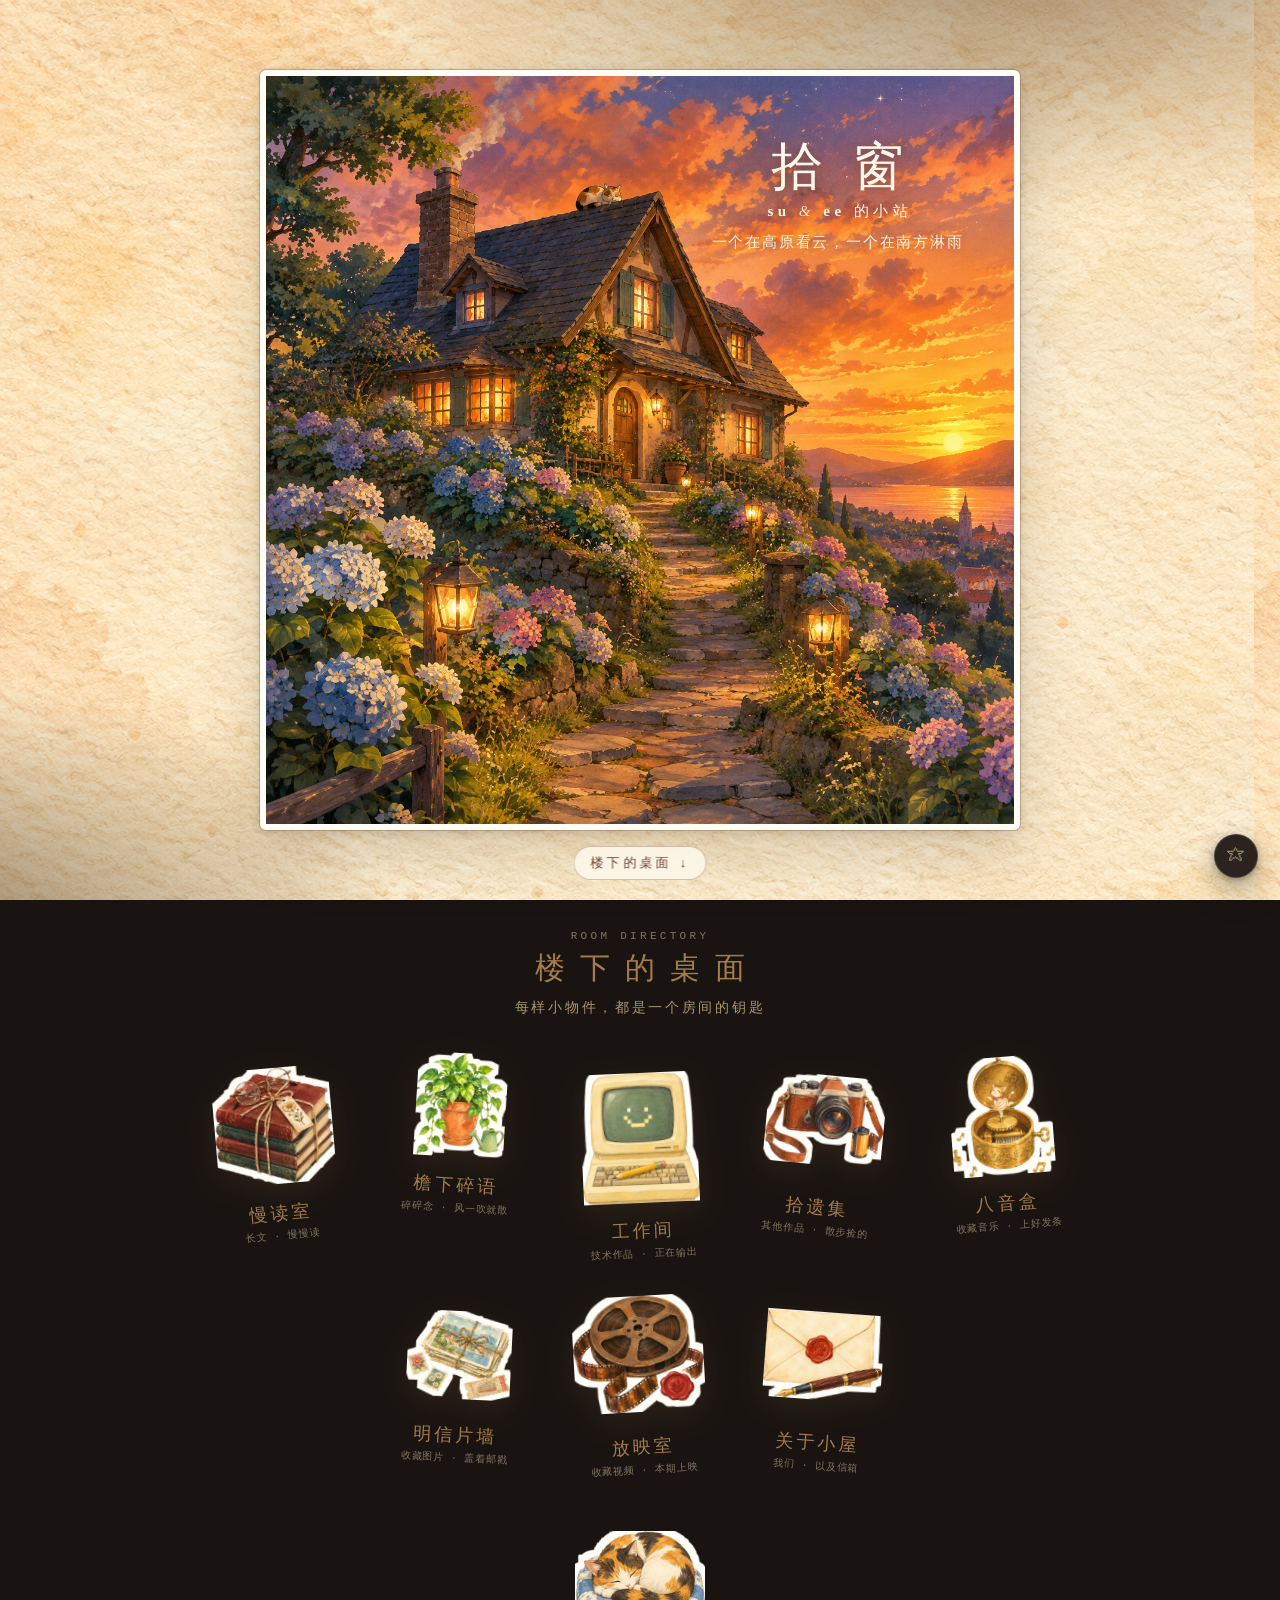
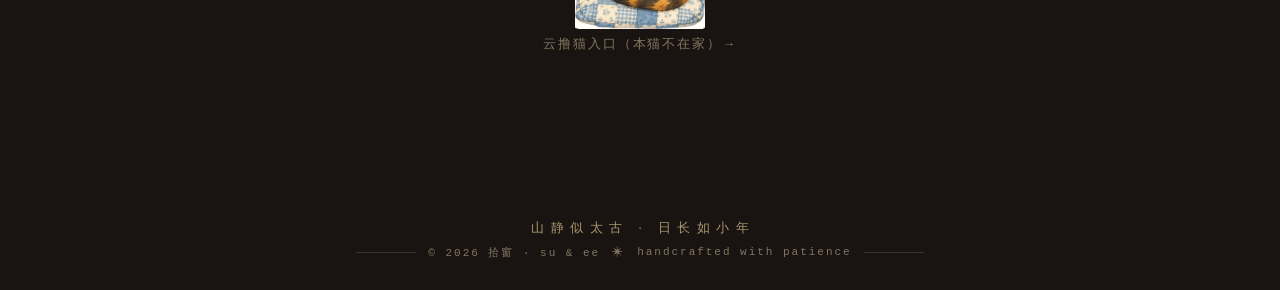
<file: index.html>
<!DOCTYPE html>
<html lang="zh-CN">
<head>
<meta charset="utf-8">
<title>拾窗 · su &amp; ee 的小屋</title>
<meta name="description" content="拾窗——su 与 ee 的双人小站。一个在高原看云，一个在南方淋雨，小屋盖在中间。">
<link rel="stylesheet" href="assets/css/theme.css">
<link rel="stylesheet" href="assets/css/index.css">
<link rel="stylesheet" href="assets/css/interact.css">
</head>
<body>

<!-- ========== 第一幕：黄昏小屋（整幅插画即主页） ========== -->
<section class="hero">
  <div class="hero-stage" id="heroStage">
    <img class="hero-img" src="assets/img/hero_home.png" alt="黄昏山丘上的小屋，窗里亮着灯，屋顶也有一扇小窗">

    <!-- 题字：写在右上天空中 -->
    <div class="hero-title">
      <h1>拾窗</h1>
      <p class="byline"><b>su</b> <i>&amp;</i> <b>ee</b> 的小站</p>
      <p class="hero-line" id="heroLine"></p>
      <p class="hero-hint" id="heroHint">挑一扇亮灯的窗，推开看看</p>
    </div>

    <!-- 热区：与插图中元素一一对应（坐标为画面百分比） -->
    <nav class="spots" aria-label="房间导航">
      <a class="spot spot-cat"     href="cat.html"      style="--x:45%;--y:16%;--w:9%;--h:8%"  data-tip="屋顶的猫窝 · 404"></a>
      <a class="spot"              href="library.html"  style="--x:28%;--y:31%;--w:7%;--h:8%"  data-tip="慢读室 · 长文"></a>
      <a class="spot"              href="whispers.html" style="--x:50.5%;--y:30.5%;--w:10%;--h:11%" data-tip="檐下碎语 · 碎碎念"></a>
      <a class="spot"              href="workshop.html" style="--x:22.5%;--y:43.5%;--w:7%;--h:10%"   data-tip="工作间 · 技术作品"></a>
      <a class="spot"              href="misc.html"     style="--x:30.5%;--y:43%;--w:9%;--h:10%"   data-tip="拾遗集 · 其他作品"></a>
      <a class="spot"              href="music.html"    style="--x:54%;--y:46%;--w:5%;--h:7%"   data-tip="八音盒 · 收藏音乐"></a>
      <a class="spot"              href="gallery.html"  style="--x:64.5%;--y:47.5%;--w:7%;--h:9%"   data-tip="明信片墙 · 收藏图片"></a>
      <a class="spot"              href="cinema.html"   style="--x:63%;--y:36%;--w:6%;--h:8%"  data-tip="放映室 · 收藏视频"></a>
      <a class="spot spot-door"    href="about.html"    style="--x:48%;--y:48%;--w:7%;--h:16%"  data-tip="门一直虚掩着 · 关于我们"></a>
    </nav>
  </div>

  <a class="scroll-hint" href="#desk" title="去楼下看看">
    <span>楼下的桌面</span>
    <i>↓</i>
  </a>
</section>

<!-- ========== 第二幕：楼下的桌面（贴纸目录） ========== -->
<section class="desk" id="desk">
  <header class="desk-head">
    <p class="sec-kicker">ROOM DIRECTORY</p>
    <h2>楼下的桌面</h2>
    <p class="desk-sub">每样小物件，都是一个房间的钥匙</p>
  </header>

  <div class="stickers">
    <a class="sticker" href="library.html">
      <img src="assets/img/deco/obj_books.png" alt="">
      <span class="st-name">慢读室</span>
      <span class="st-sub">长文 · 慢慢读</span>
    </a>
    <a class="sticker" href="whispers.html">
      <img src="assets/img/deco/obj_plant.png" alt="">
      <span class="st-name">檐下碎语</span>
      <span class="st-sub">碎碎念 · 风一吹就散</span>
    </a>
    <a class="sticker" href="workshop.html">
      <img src="assets/img/deco/obj_computer.png" alt="">
      <span class="st-name">工作间</span>
      <span class="st-sub">技术作品 · 正在输出</span>
    </a>
    <a class="sticker" href="misc.html">
      <img src="assets/img/deco/obj_camera.png" alt="">
      <span class="st-name">拾遗集</span>
      <span class="st-sub">其他作品 · 散步捡的</span>
    </a>
    <a class="sticker" href="music.html">
      <img src="assets/img/deco/obj_musicbox.png" alt="">
      <span class="st-name">八音盒</span>
      <span class="st-sub">收藏音乐 · 上好发条</span>
    </a>
    <a class="sticker" href="gallery.html">
      <img src="assets/img/deco/obj_postcards.png" alt="">
      <span class="st-name">明信片墙</span>
      <span class="st-sub">收藏图片 · 盖着邮戳</span>
    </a>
    <a class="sticker" href="cinema.html">
      <img src="assets/img/deco/obj_film.png" alt="">
      <span class="st-name">放映室</span>
      <span class="st-sub">收藏视频 · 本期上映</span>
    </a>
    <a class="sticker" href="about.html">
      <img src="assets/img/deco/obj_letter.png" alt="">
      <span class="st-name">关于小屋</span>
      <span class="st-sub">我们 · 以及信箱</span>
    </a>
  </div>

  <a class="desk-cat" href="cat.html" title="猫威见（404）">
    <img src="assets/img/deco/obj_cat.png" alt="窗台打盹的猫">
    <span>云撸猫入口（本猫不在家）→</span>
  </a>
</section>

<button class="night-toggle" title="夜灯">☽</button>
<script src="assets/js/common.js"></script>
<script src="assets/js/interact.js"></script>
<script src="assets/js/index.js"></script>
</body>
</html>
</file>
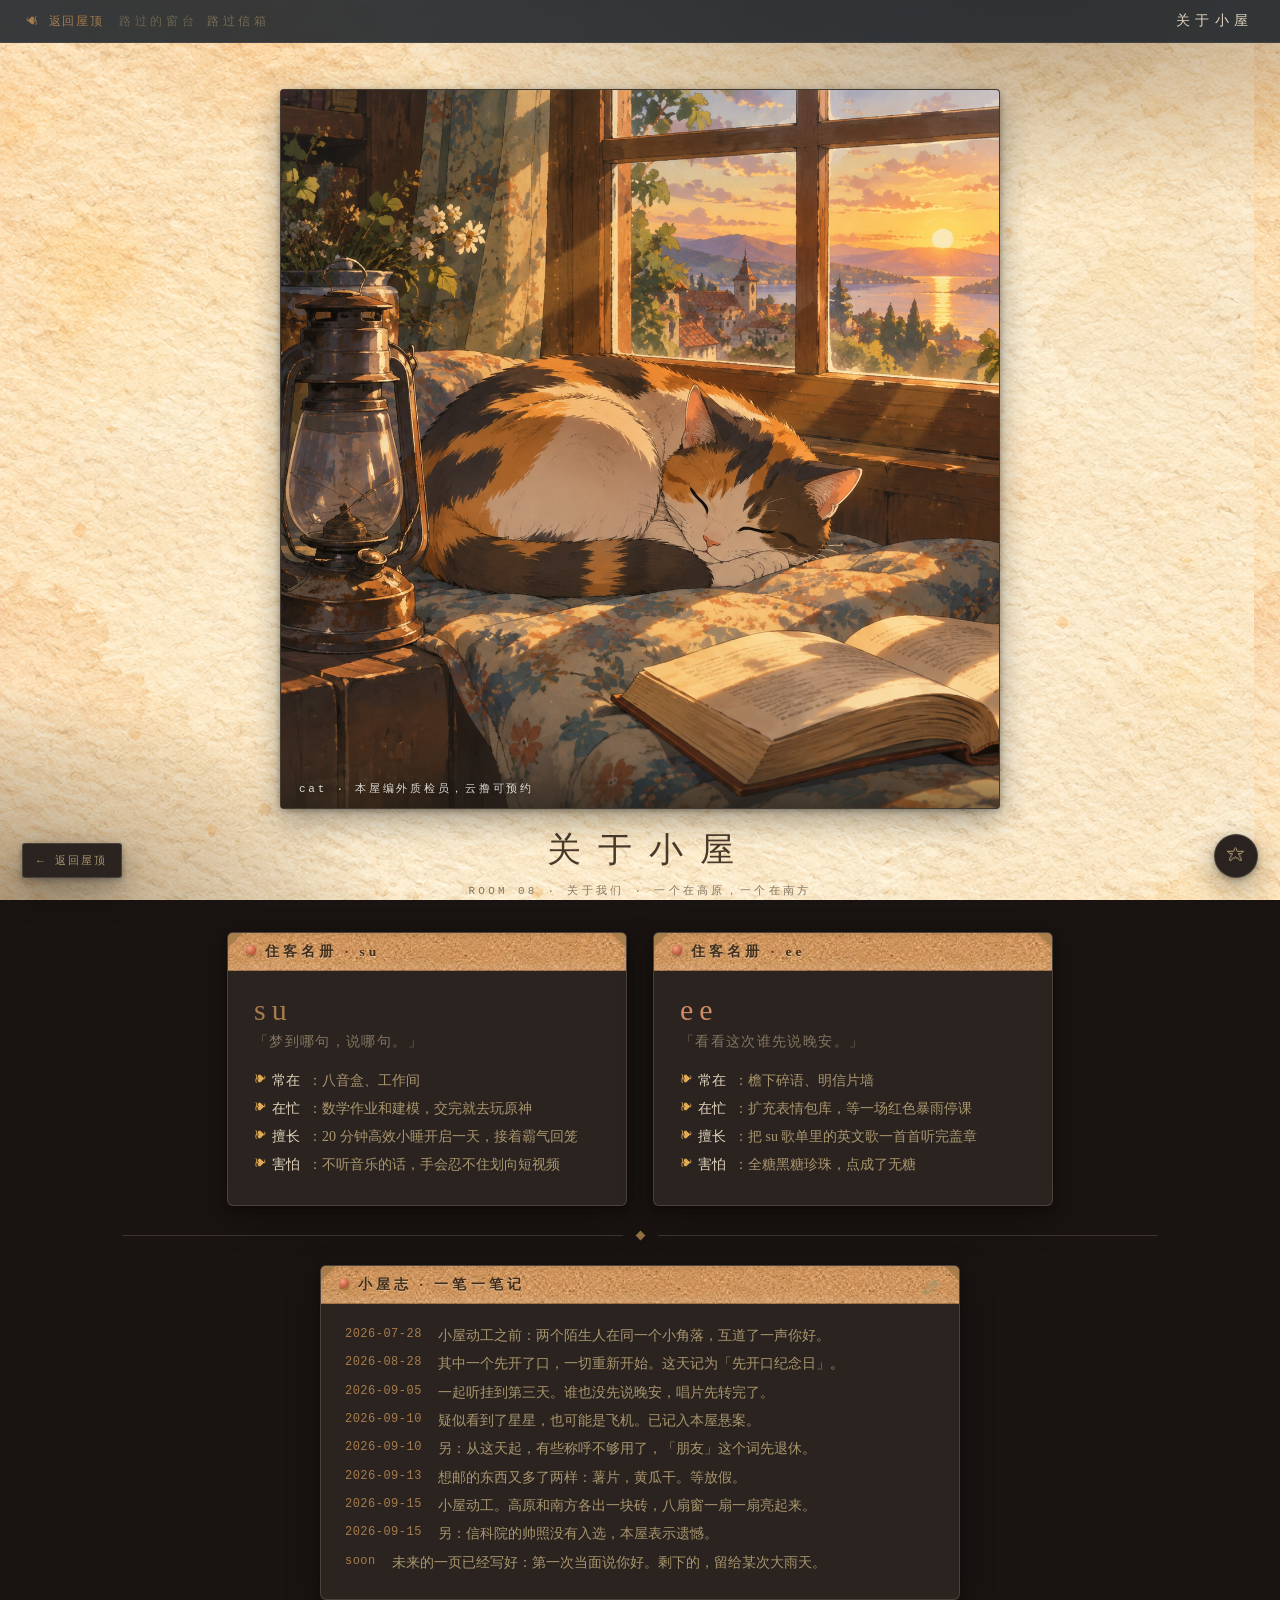
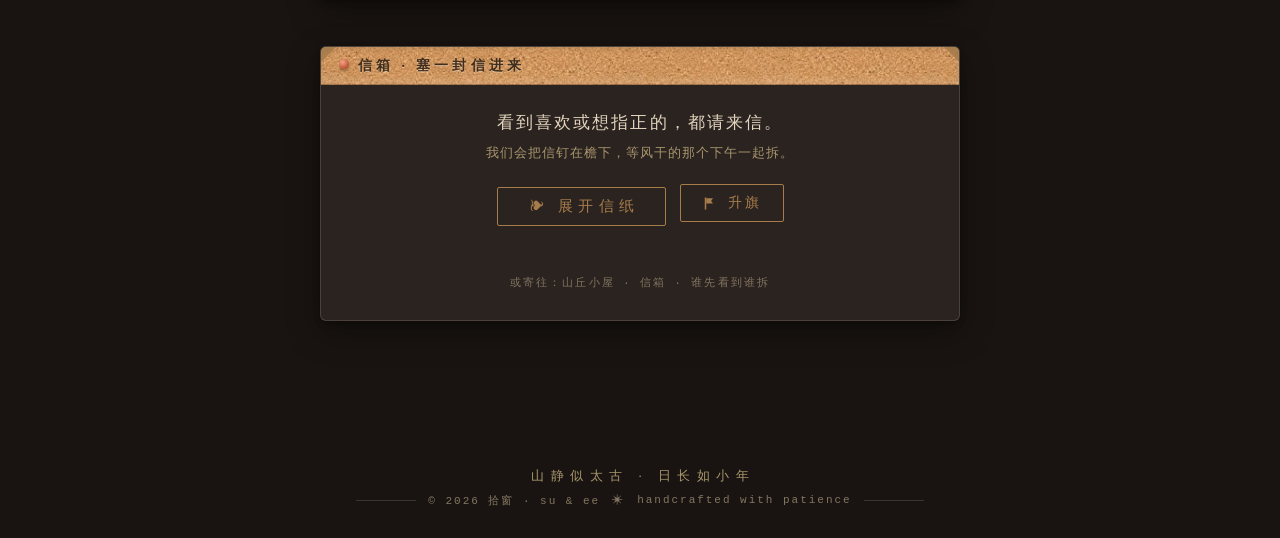
<file: about.html>
<!DOCTYPE html>
<html lang="zh-CN">
<head>
<meta charset="utf-8">
<title>关于小屋 · 拾窗</title>
<meta name="description" content="关于小屋——su 与 ee，高原和南方之间的一扇窗。">
<link rel="stylesheet" href="assets/css/theme.css">
<link rel="stylesheet" href="assets/css/page.css">
<link rel="stylesheet" href="assets/css/about.css">
<link rel="stylesheet" href="assets/css/interact.css">
</head>
<body>

<header class="page-bar">
  <a class="back-home" href="index.html">☙ 返回屋顶</a>
  <span class="crumb">路过信箱</span>
  <span class="room-name">关于小屋</span>
</header>

<main class="page-main">

  <figure class="win-frame">
    <img src="assets/img/cat.png" alt="窗台上睡着的猫">
    <figcaption>cat · 本屋编外质检员，云撸可预约</figcaption>
  </figure>

  <div class="room-head">
    <h1>关于小屋</h1>
    <p class="sub">ROOM 08 · <b>关于我们</b> · 一个在高原，一个在南方</p>
  </div>

  <!-- 双卡片：su 与 ee -->
  <section class="duo">
    <article class="who paper-window">
      <div class="win-bar"><span class="path">住客名册 · su</span></div>
      <div class="who-body">
        <h3 class="name w-pine">su</h3>
        <p class="motto">「梦到哪句，说哪句。」</p>
        <ul>
          <li><b>常在</b>：八音盒、工作间</li>
          <li><b>在忙</b>：数学作业和建模，交完就去玩原神</li>
          <li><b>擅长</b>：20 分钟高效小睡开启一天，接着霸气回笼</li>
          <li><b>害怕</b>：不听音乐的话，手会忍不住划向短视频</li>
        </ul>
      </div>
    </article>
    <article class="who paper-window">
      <div class="win-bar"><span class="path">住客名册 · ee</span></div>
      <div class="who-body">
        <h3 class="name w-rust">ee</h3>
        <p class="motto">「看看这次谁先说晚安。」</p>
        <ul>
          <li><b>常在</b>：檐下碎语、明信片墙</li>
          <li><b>在忙</b>：扩充表情包库，等一场红色暴雨停课</li>
          <li><b>擅长</b>：把 su 歌单里的英文歌一首首听完盖章</li>
          <li><b>害怕</b>：全糖黑糖珍珠，点成了无糖</li>
        </ul>
      </div>
    </article>
  </section>

  <div class="hr-ink"><i></i></div>

  <!-- 小屋志 -->
  <section class="house-log paper-window">
    <div class="win-bar"><span class="path">小屋志 · 一笔一笔记</span></div>
    <div class="log-body">
      <div class="log-line"><span class="log-date">2026-07-28</span>小屋动工之前：两个陌生人在同一个小角落，互道了一声你好。</div>
      <div class="log-line"><span class="log-date">2026-08-28</span>其中一个先开了口，一切重新开始。这天记为「先开口纪念日」。</div>
      <div class="log-line"><span class="log-date">2026-09-05</span>一起听挂到第三天。谁也没先说晚安，唱片先转完了。</div>
      <div class="log-line"><span class="log-date">2026-09-10</span>疑似看到了星星，也可能是飞机。已记入本屋悬案。</div>
      <div class="log-line"><span class="log-date">2026-09-10</span>另：从这天起，有些称呼不够用了，「朋友」这个词先退休。</div>
      <div class="log-line"><span class="log-date">2026-09-13</span>想邮的东西又多了两样：薯片，黄瓜干。等放假。</div>
      <div class="log-line"><span class="log-date">2026-09-15</span>小屋动工。高原和南方各出一块砖，八扇窗一扇一扇亮起来。</div>
      <div class="log-line"><span class="log-date">2026-09-15</span>另：信科院的帅照没有入选，本屋表示遗憾。</div>
      <div class="log-line"><span class="log-date">soon</span>未来的一页已经写好：第一次当面说你好。剩下的，留给某次大雨天。</div>
    </div>
  </section>

  <!-- 信箱 -->
  <section class="mailbox" id="letterbox">
    <div class="mailbox-inner paper-window">
      <div class="win-bar"><span class="path">信箱 · 塞一封信进来</span></div>
      <div class="mail-body">
        <p class="mail-title">看到喜欢或想指正的，都请来信。</p>
        <p class="mail-sub">我们会把信钉在檐下，等风干的那个下午一起拆。</p>
        <a class="btn-ink" href="mailto:su@shichuang.example,ee@shichuang.example?subject=%E6%8B%BE%E7%AA%97%E6%9D%A5%E4%BF%A1">❧ 展开信纸</a>
        <p class="mail-alt">或寄往：山丘小屋 · 信箱 · 谁先看到谁拆</p>
      </div>
    </div>
  </section>

</main>

<button class="night-toggle" title="夜灯">☽</button>
<a class="to-roof" href="index.html">← 返回屋顶</a>
<script src="assets/js/common.js"></script>
<script src="assets/js/interact.js"></script>
</body>
</html>
</file>
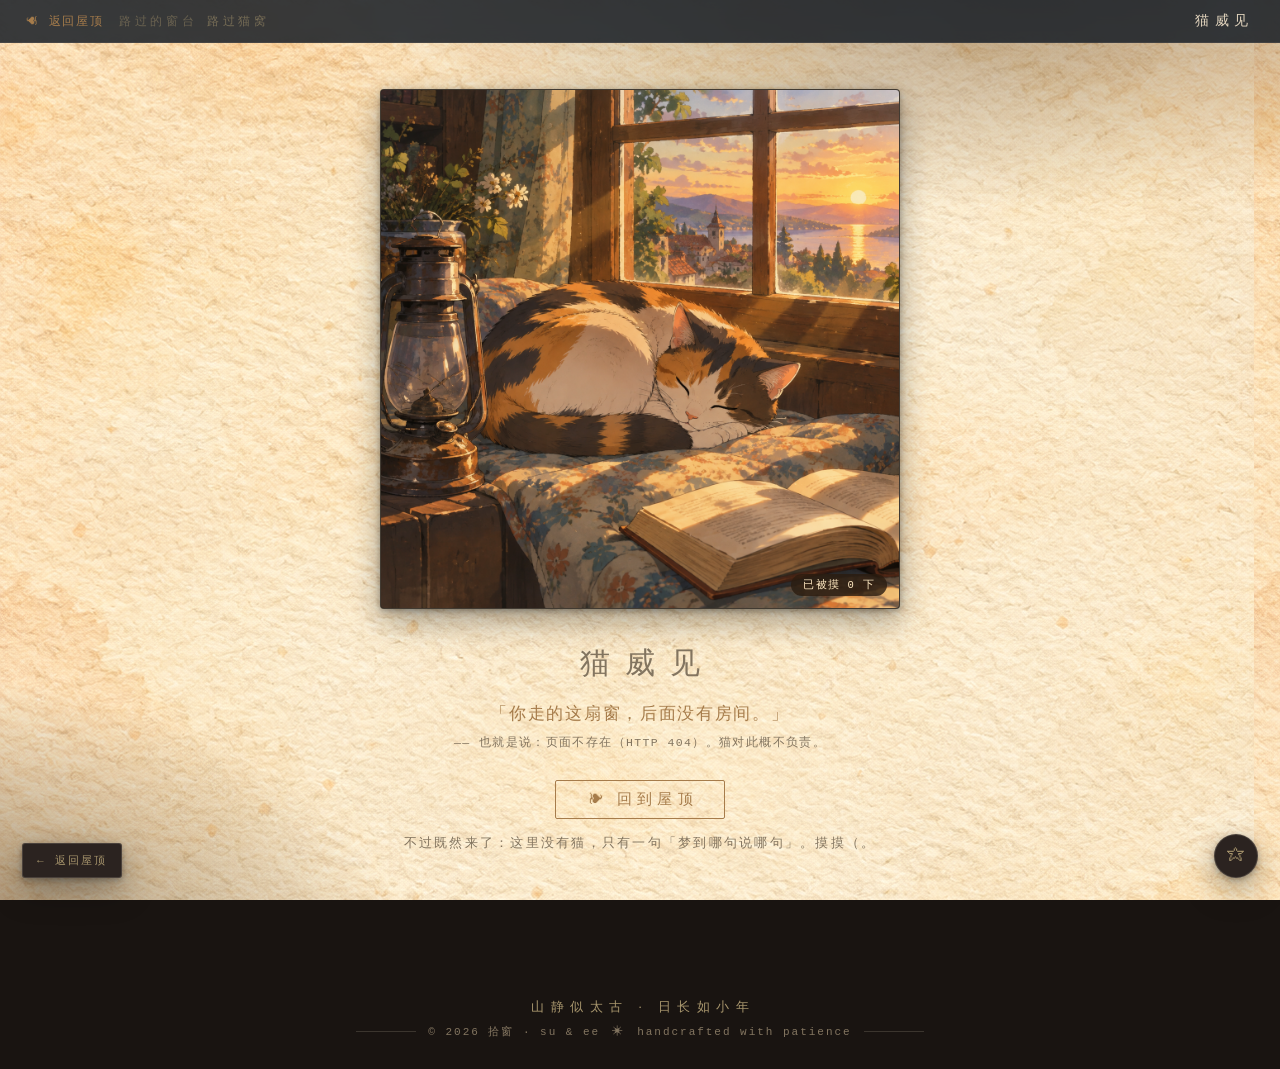
<file: cat.html>
<!DOCTYPE html>
<html lang="zh-CN">
<head>
<meta charset="utf-8">
<title>猫威见 · 拾窗</title>
<meta name="description" content="猫威见——本页连猫都没有，也是全站的 404。">
<link rel="stylesheet" href="assets/css/theme.css">
<link rel="stylesheet" href="assets/css/page.css">
<link rel="stylesheet" href="assets/css/cat.css">
<link rel="stylesheet" href="assets/css/interact.css">
</head>
<body>

<header class="page-bar">
  <a class="back-home" href="index.html">☙ 返回屋顶</a>
  <span class="crumb">路过猫窝</span>
  <span class="room-name">猫威见</span>
</header>

<main class="page-main">

  <div class="cat-stage">
    <figure class="win-frame cat-frame">
      <img src="assets/img/cat.png" alt="窗台上睡着的猫">
    </figure>
    <p class="zzz" aria-hidden="true">
      <span>z</span><span>z</span><span>Z</span>
    </p>
  </div>

  <div class="cat-speech">
    <h1>猫威见</h1>
    <p class="say">「你走的这扇窗，后面没有房间。」</p>
    <p class="say-sub">—— 也就是说：页面不存在（HTTP 404）。猫对此概不负责。</p>
    <p class="cat-links">
      <a class="btn-ink" href="index.html">❧ 回到屋顶</a>
    </p>
    <p class="cat-tip">不过既然来了：这里没有猫，只有一句「梦到哪句说哪句」。摸摸（。</p>
  </div>

</main>

<button class="night-toggle" title="夜灯">☽</button>
<a class="to-roof" href="index.html">← 返回屋顶</a>
<script src="assets/js/common.js"></script>
<script src="assets/js/interact.js"></script>
</body>
</html>
</file>
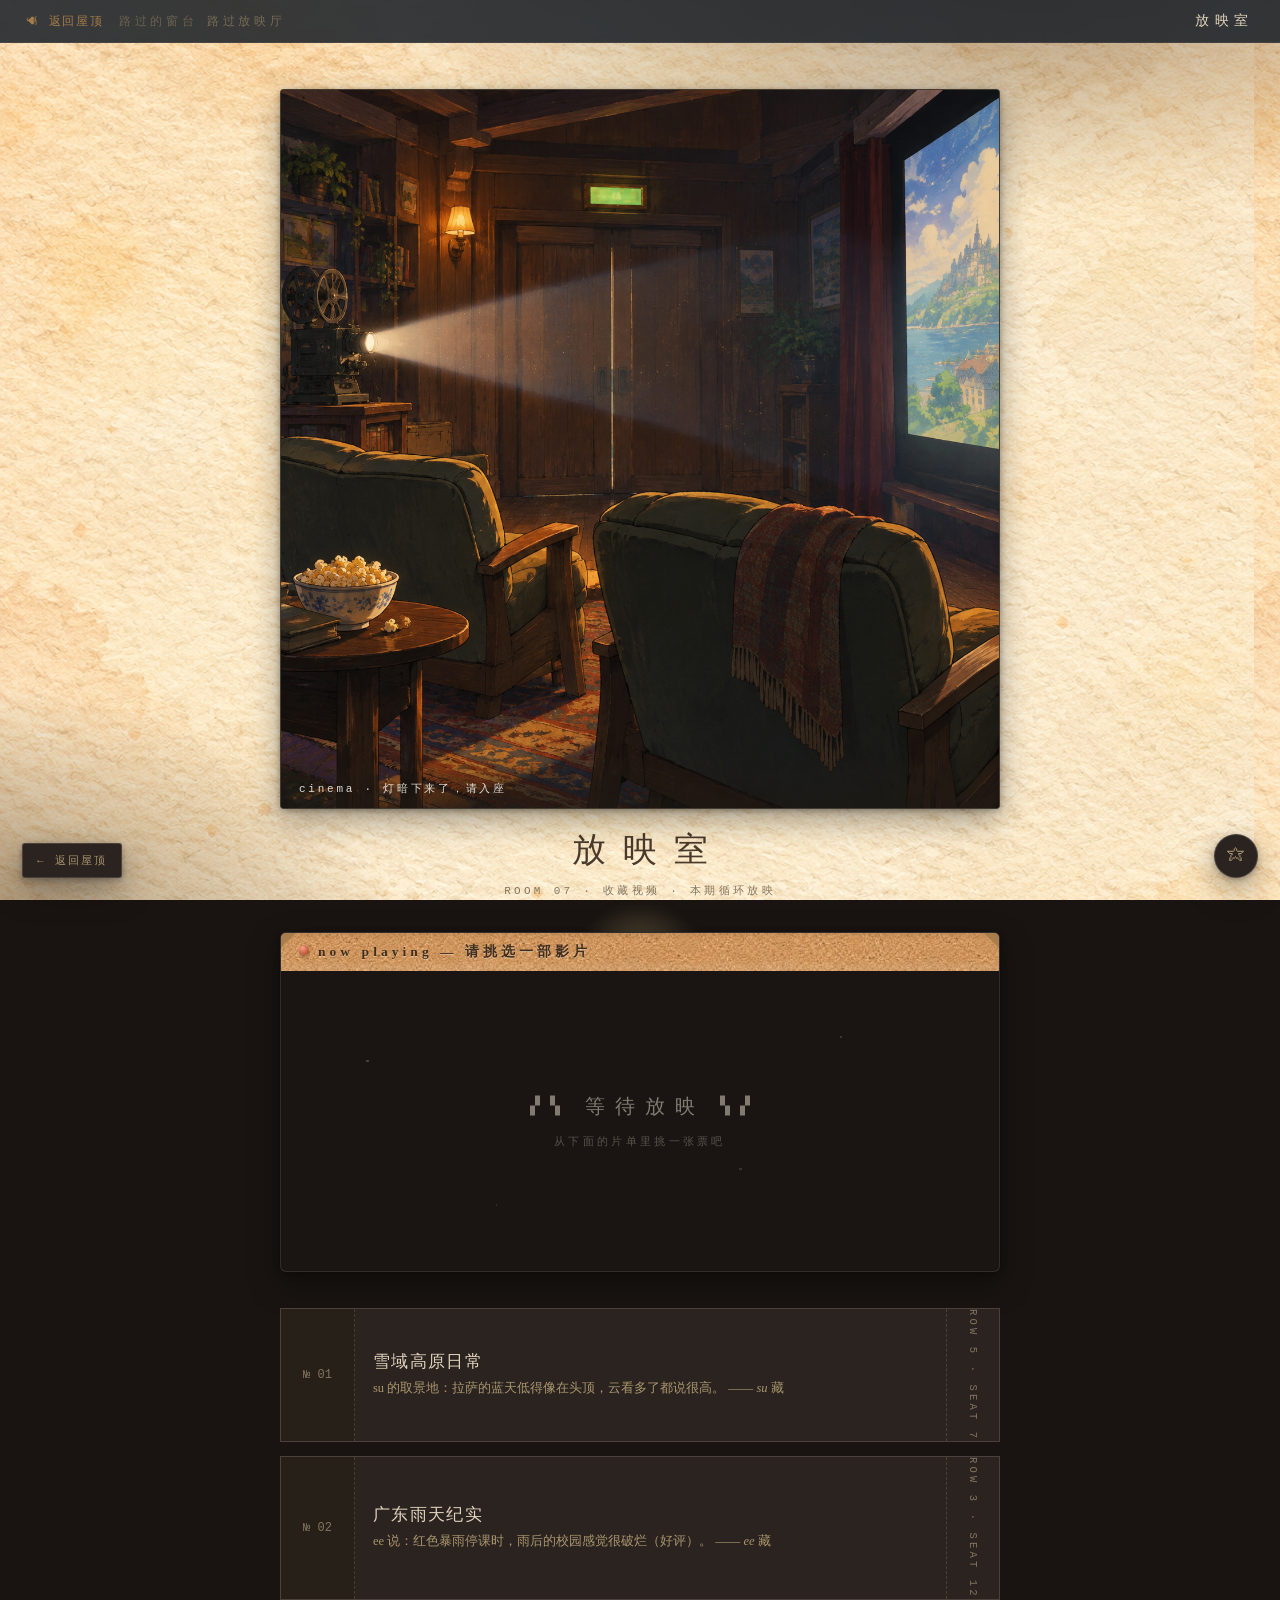
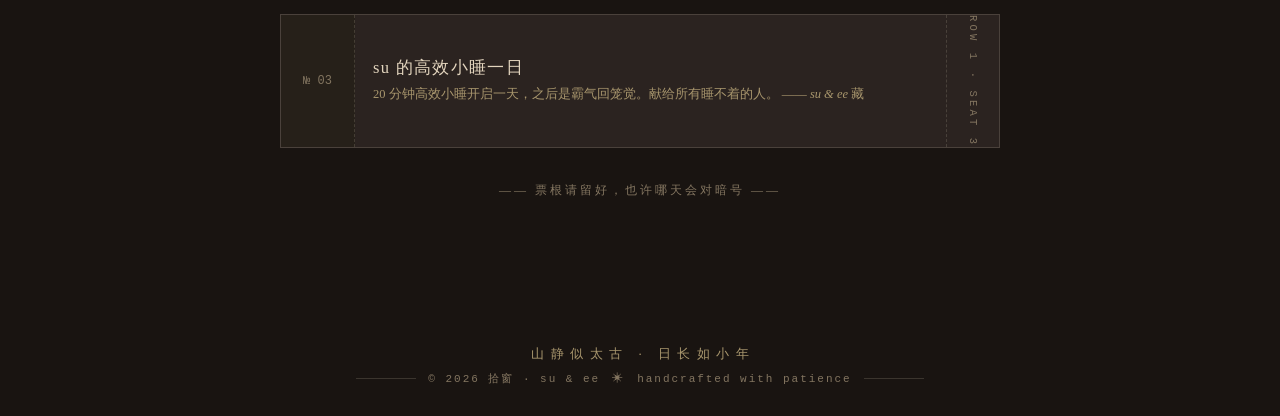
<file: cinema.html>
<!DOCTYPE html>
<html lang="zh-CN">
<head>
<meta charset="utf-8">
<title>放映室 · 拾窗</title>
<meta name="description" content="放映室——su 和 ee 收藏的视频，本期正在上映。">
<link rel="stylesheet" href="assets/css/theme.css">
<link rel="stylesheet" href="assets/css/page.css">
<link rel="stylesheet" href="assets/css/cinema.css">
<link rel="stylesheet" href="assets/css/interact.css">
</head>
<body class="in-cinema">

<header class="page-bar">
  <a class="back-home" href="index.html">☙ 返回屋顶</a>
  <span class="crumb">路过放映厅</span>
  <span class="room-name">放映室</span>
</header>

<main class="page-main">

  <figure class="win-frame">
    <img src="assets/img/cinema.png" alt="放映室——光束中的小影院">
    <figcaption>cinema · 灯暗下来了，请入座</figcaption>
  </figure>

  <div class="room-head">
    <h1>放映室</h1>
    <p class="sub">ROOM 07 · <b>收藏视频</b> · 本期循环放映</p>
  </div>

  <!-- 银幕 -->
  <section class="screen-room">
    <div class="beam" aria-hidden="true"></div>
    <div class="screen paper-window">
      <div class="win-bar" style="border-color:rgba(255,255,255,.08)">
        <span class="dots"><i></i><i></i><i></i></span>
        <span class="path" id="screenTitle">now playing — 请挑选一部影片</span>
      </div>
      <div class="screen-body" id="screenBody">
        <p class="screen-idle">▞▚ 等待放映 ▚▞</p>
        <p class="screen-idle-sub">从下面的片单里挑一张票吧</p>
      </div>
    </div>
  </section>

  <!-- 电影票 -->
  <section class="tickets" id="tickets"></section>

  <p class="cinema-note">—— 票根请留好，也许哪天会对暗号 ——</p>

</main>

<button class="night-toggle" title="夜灯">☽</button>
<a class="to-roof" href="index.html">← 返回屋顶</a>
<script src="assets/js/common.js"></script>
<script src="assets/js/interact.js"></script>
<script src="assets/js/cinema.js"></script>
</body>
</html>
</file>
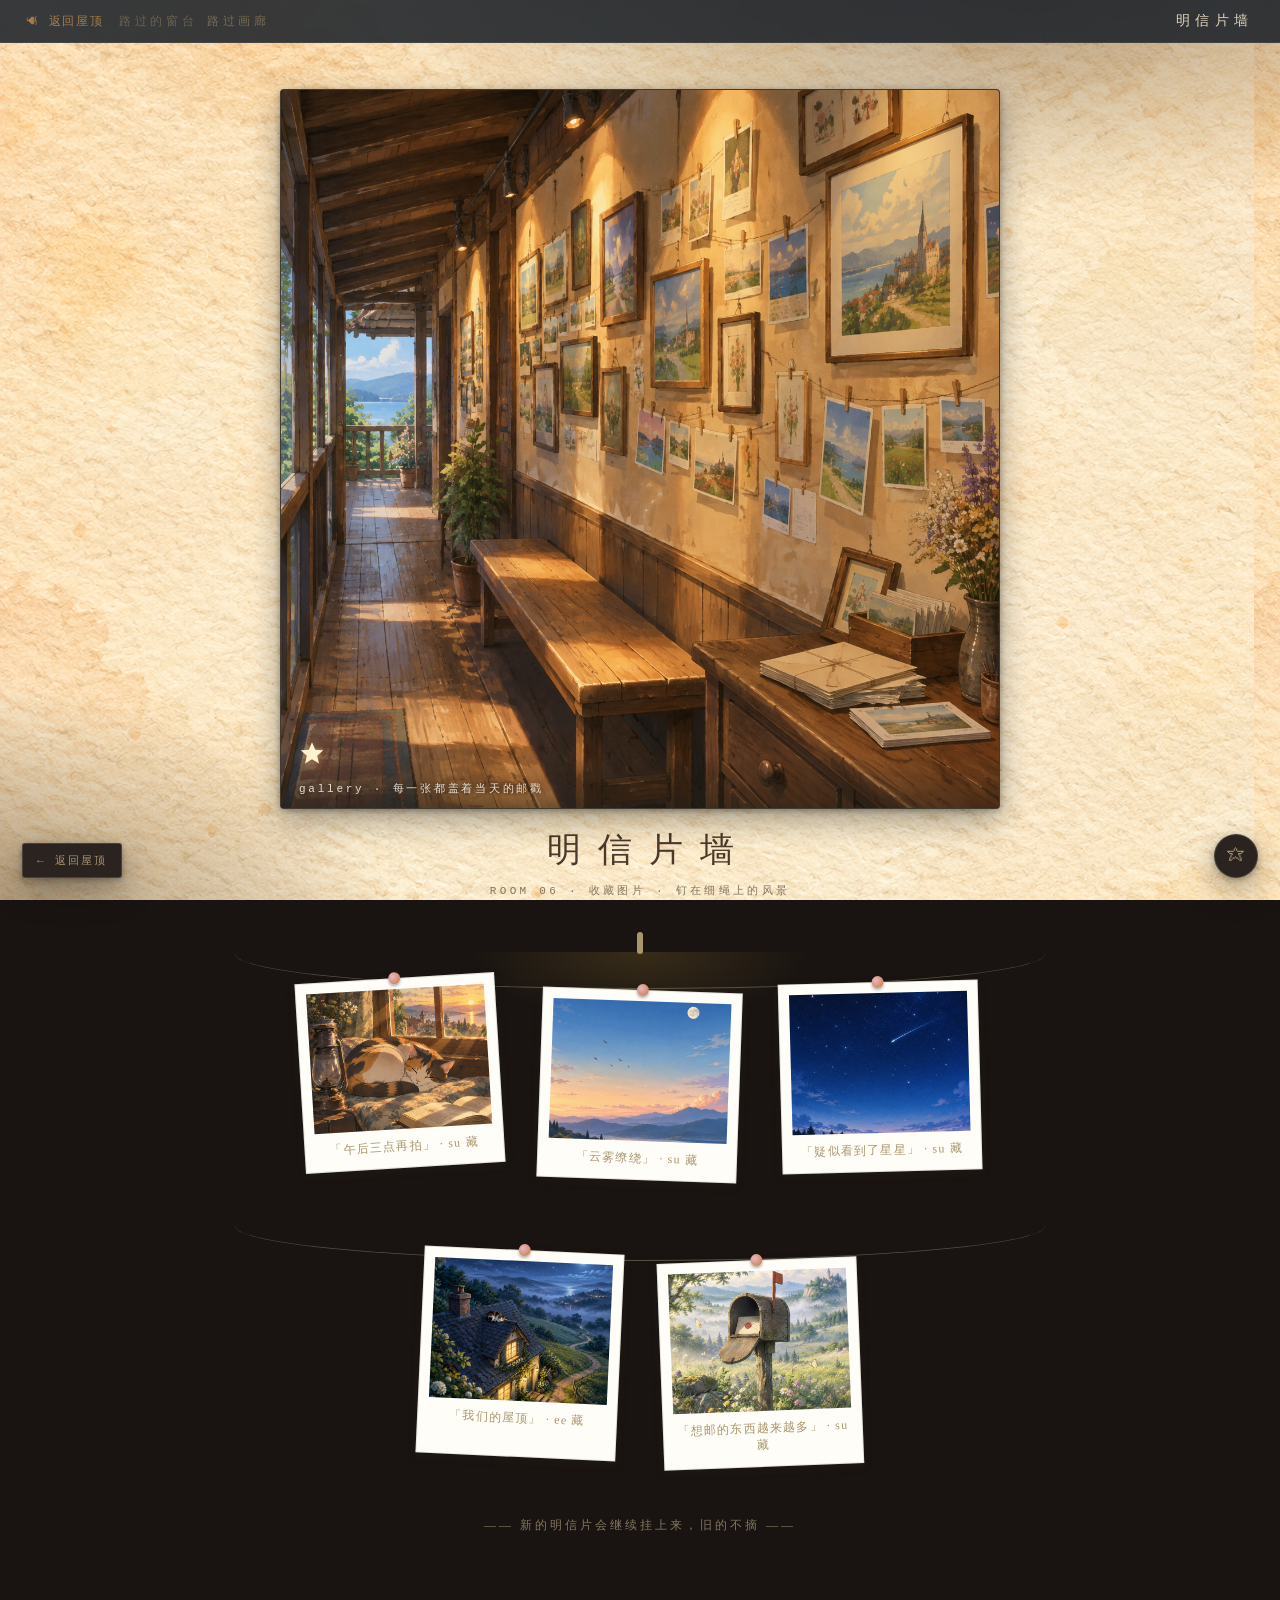
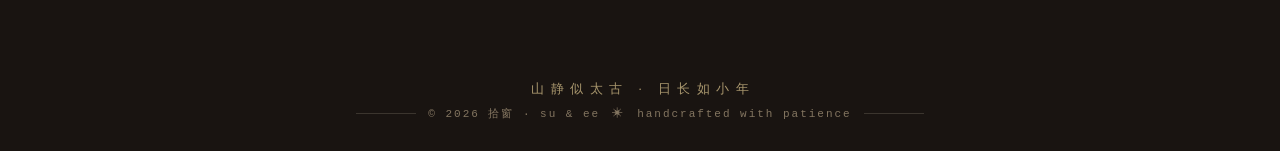
<file: gallery.html>
<!DOCTYPE html>
<html lang="zh-CN">
<head>
<meta charset="utf-8">
<title>明信片墙 · 拾窗</title>
<meta name="description" content="明信片墙——su 和 ee 收藏的图片，钉在细绳上的风景。">
<link rel="stylesheet" href="assets/css/theme.css">
<link rel="stylesheet" href="assets/css/page.css">
<link rel="stylesheet" href="assets/css/gallery.css">
<link rel="stylesheet" href="assets/css/interact.css">
</head>
<body>

<header class="page-bar">
  <a class="back-home" href="index.html">☙ 返回屋顶</a>
  <span class="crumb">路过画廊</span>
  <span class="room-name">明信片墙</span>
</header>

<main class="page-main">

  <figure class="win-frame">
    <img src="assets/img/gallery.png" alt="明信片墙——挂满相框的走廊">
    <figcaption>gallery · 每一张都盖着当天的邮戳</figcaption>
  </figure>

  <div class="room-head">
    <h1>明信片墙</h1>
    <p class="sub">ROOM 06 · <b>收藏图片</b> · 钉在细绳上的风景</p>
  </div>

  <!-- 灯与光锥 -->
  <div class="gallery-lamp" aria-hidden="true"></div>

  <!-- 挂绳 -->
  <section class="ropes">
    <div class="rope" data-rope="1">
      <figure class="card c-1">
        <img src="assets/img/cat.png" alt="窗台上打盹的猫">
        <figcaption>「午后三点再拍」 · su 藏</figcaption>
      </figure>
      <figure class="card c-2">
        <img src="assets/img/divider.png" alt="低低的天和云">
        <figcaption>「云雾缭绕」 · su 藏</figcaption>
      </figure>
      <figure class="card c-3">
        <img src="assets/img/stars.png" alt="疑似星星的夜空">
        <figcaption>「疑似看到了星星」 · su 藏</figcaption>
      </figure>
    </div>
    <div class="rope" data-rope="2">
      <figure class="card c-4">
        <img src="assets/img/index.png" alt="屋顶俯瞰的小屋">
        <figcaption>「我们的屋顶」 · ee 藏</figcaption>
      </figure>
      <figure class="card c-5">
        <img src="assets/img/letterbox.png" alt="草地上的邮筒">
        <figcaption>「想邮的东西越来越多」 · su 藏</figcaption>
      </figure>
    </div>
  </section>

  <p class="gallery-note">—— 新的明信片会继续挂上来，旧的不摘 ——</p>

</main>

<button class="night-toggle" title="夜灯">☽</button>
<a class="to-roof" href="index.html">← 返回屋顶</a>
<script src="assets/js/common.js"></script>
<script src="assets/js/interact.js"></script>
</body>
</html>
</file>
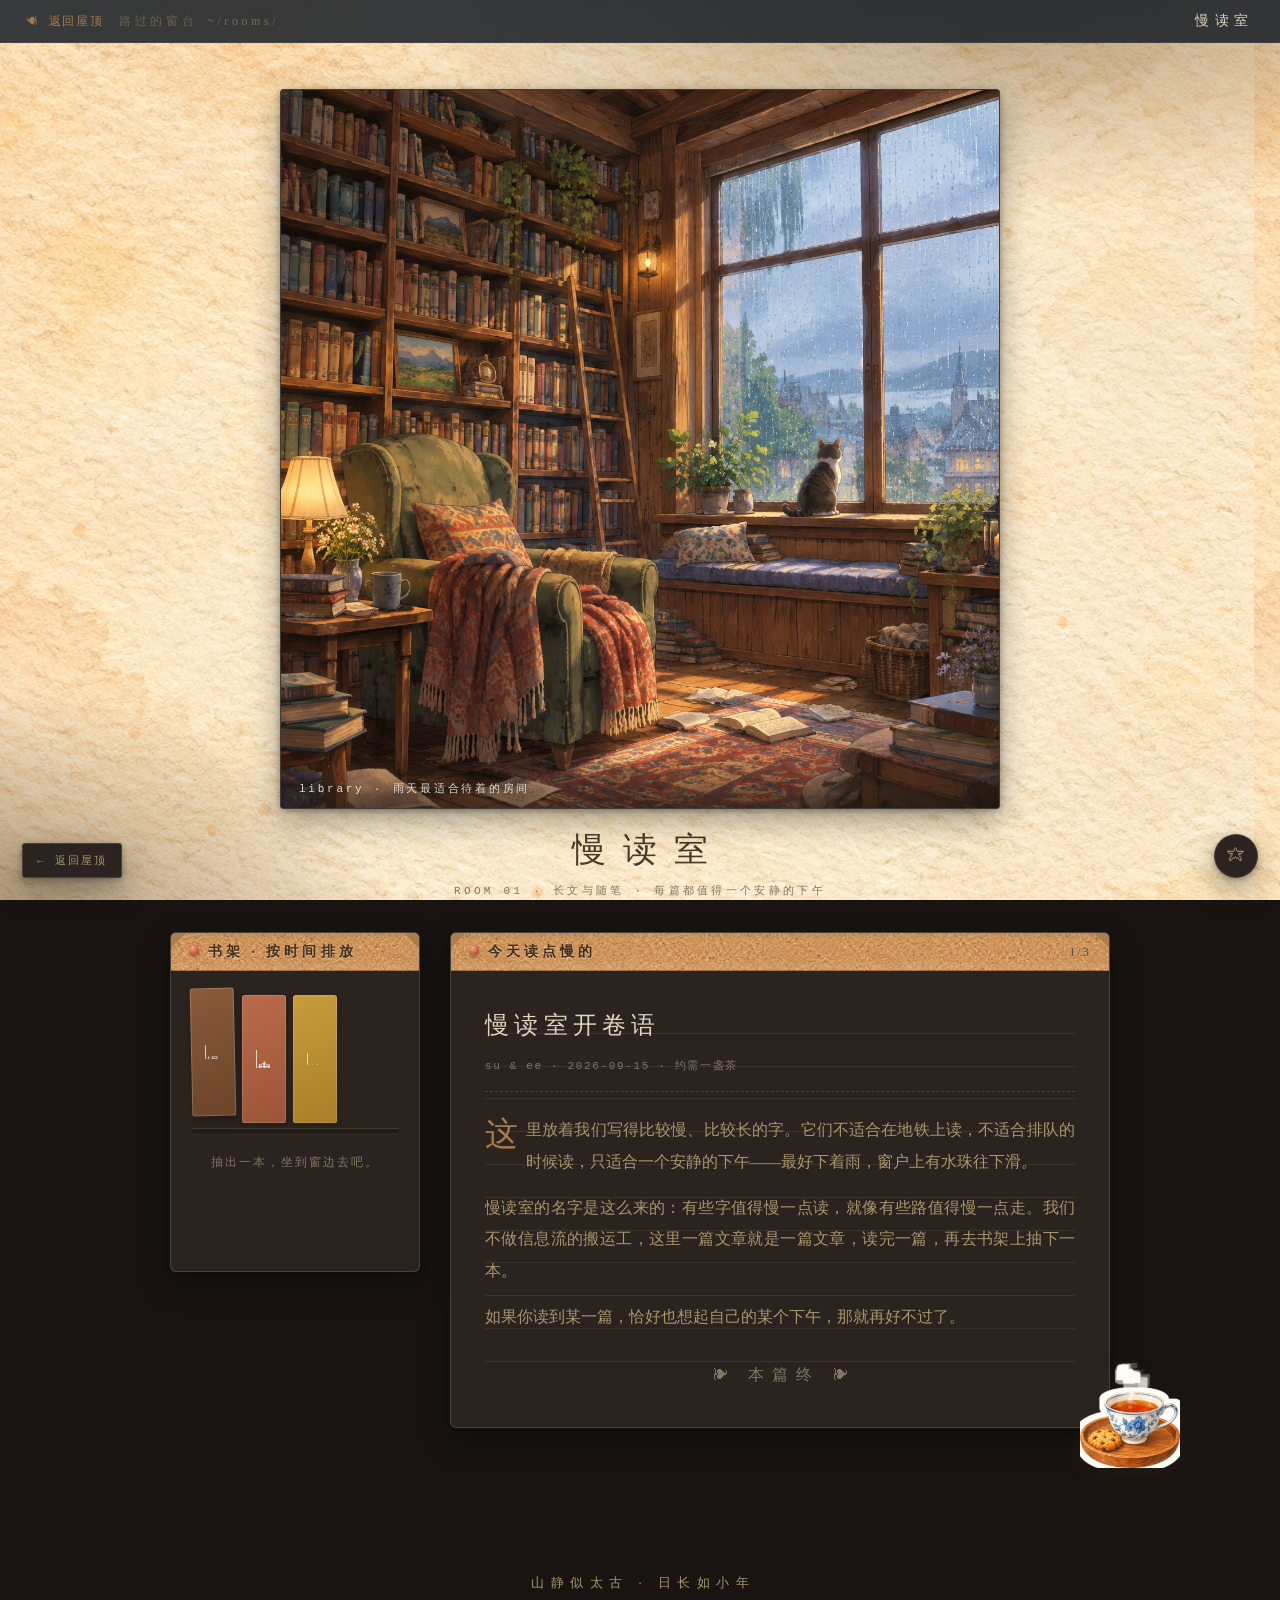
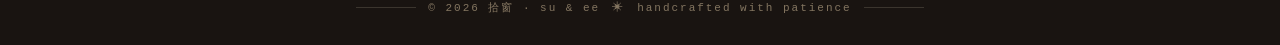
<file: library.html>
<!DOCTYPE html>
<html lang="zh-CN">
<head>
<meta charset="utf-8">
<title>慢读室 · 拾窗</title>
<meta name="description" content="慢读室——su 和 ee 的长文，值得慢慢读。">
<link rel="stylesheet" href="assets/css/theme.css">
<link rel="stylesheet" href="assets/css/page.css">
<link rel="stylesheet" href="assets/css/library.css">
<link rel="stylesheet" href="assets/css/interact.css">
</head>
<body>

<header class="page-bar">
  <a class="back-home" href="index.html">☙ 返回屋顶</a>
  <span class="crumb">~/rooms/</span>
  <span class="room-name">慢读室</span>
</header>

<main class="page-main">

  <figure class="win-frame">
    <img src="assets/img/library.png" alt="慢读室——书架与窗边的阅读角">
    <figcaption>library · 雨天最适合待着的房间</figcaption>
  </figure>

  <div class="room-head">
    <h1>慢读室</h1>
    <p class="sub">ROOM 01 · <b>长文与随笔</b> · 每篇都值得一个安静的下午</p>
  </div>

  <div class="library-layout">

    <!-- 书脊书架 -->
    <nav class="shelf paper-window" aria-label="文章目录">
      <div class="win-bar">
        <span class="path">书架 · 按时间排放</span>
      </div>
      <div class="shelf-body" id="shelf">
        <a class="book b-pine" href="#essay-0" data-idx="0"><span class="spine-title">慢读室开卷语</span></a>
        <a class="book b-rust" href="#essay-1" data-idx="1"><span class="spine-title">山中的信（待填）</span></a>
        <a class="book b-amber" href="#essay-2" data-idx="2"><span class="spine-title">待写的故事</span></a>
        <div class="shelf-shelfline"></div>
        <p class="shelf-note">抽出一本，坐到窗边去吧。</p>
      </div>
    </nav>

    <!-- 稿纸窗口 -->
    <section class="reading paper-window">
      <div class="win-bar">
        <span class="path" id="readerPath">今天读点慢的</span>
        <span class="win-actions" id="readerMeta"> Draft 1 </span>
      </div>
      <div class="manuscript" id="readerBody">
        <!-- JS 会在这里铺开稿纸 -->
      </div>
    </section>

  </div><button class="desk-teacup" id="deskTeacup" title="倒杯热茶" aria-label="倒一杯热茶"><img src="assets/img/deco/obj_teacup.png"
      alt=""></button>
</main>

<button class="night-toggle" title="夜灯">☽</button>
<a class="to-roof" href="index.html">← 返回屋顶</a>
<script src="assets/js/common.js"></script>
<script src="assets/js/interact.js"></script>
<script src="assets/js/library.js"></script>
</body>
</html>
</file>
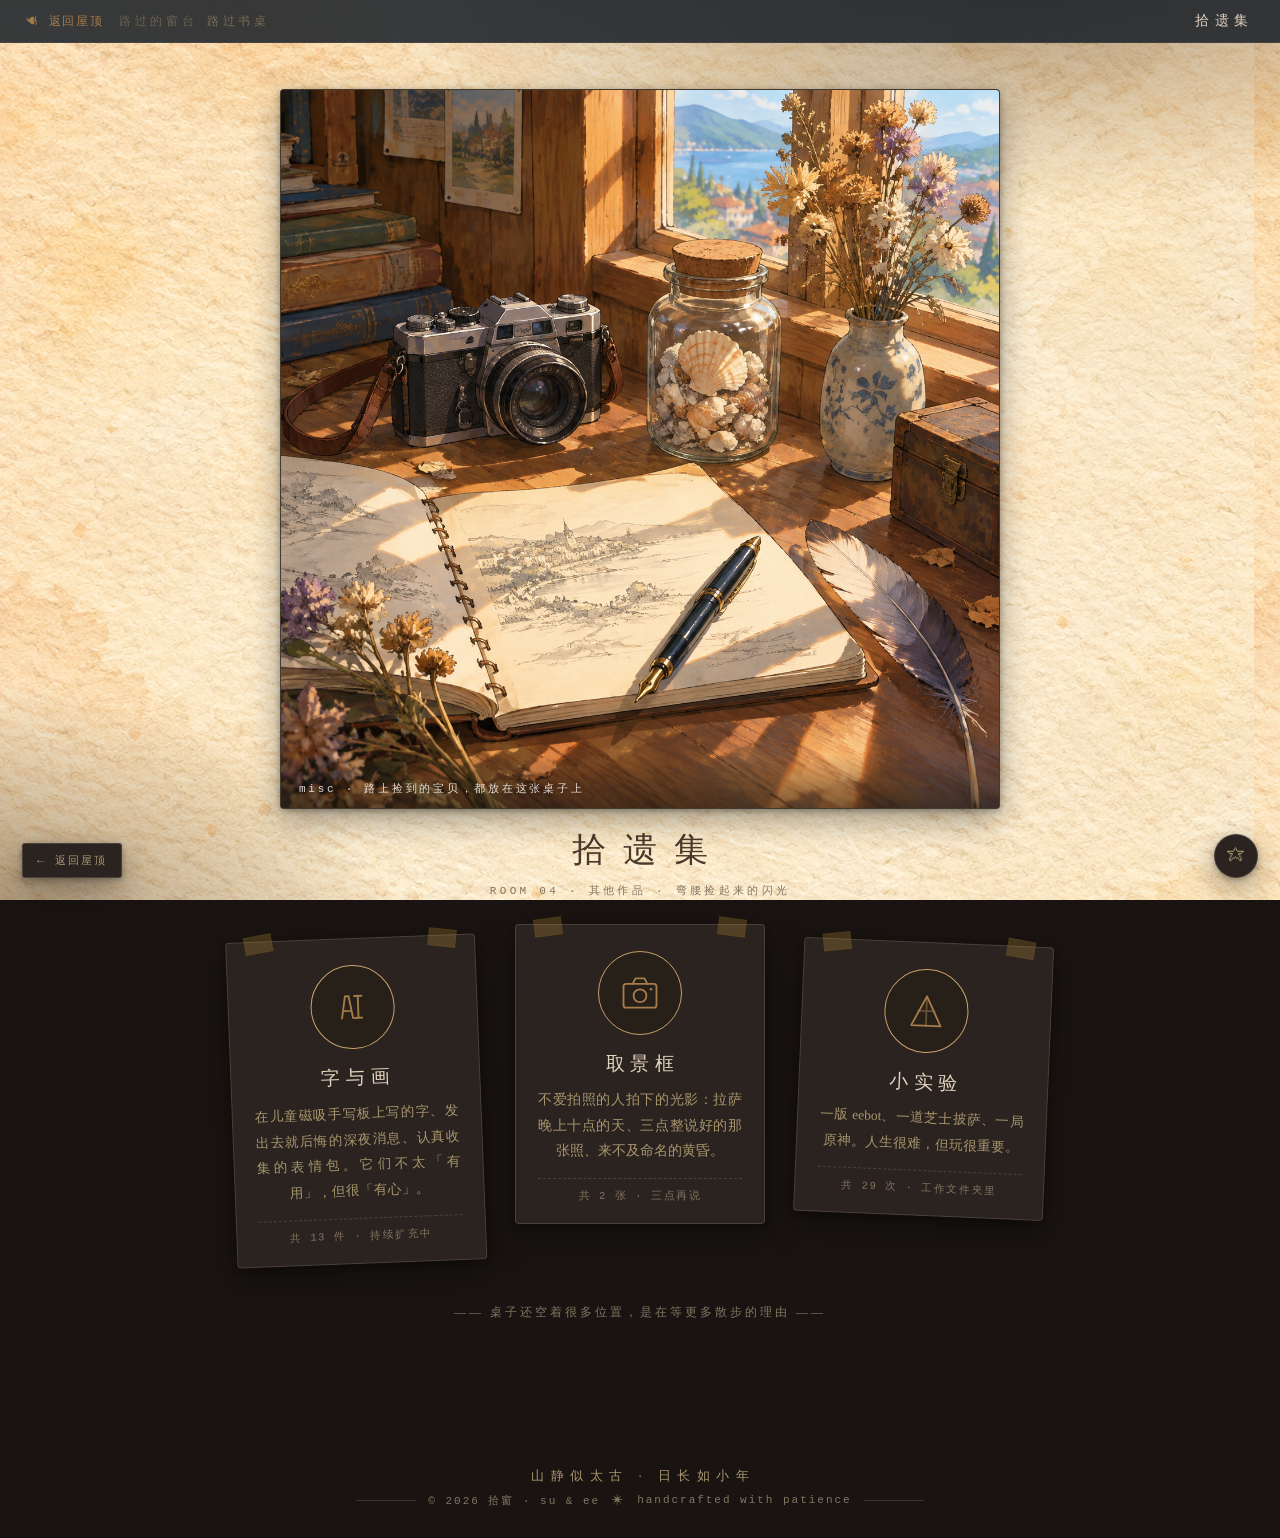
<file: misc.html>
<!DOCTYPE html>
<html lang="zh-CN">
<head>
<meta charset="utf-8">
<title>拾遗集 · 拾窗</title>
<meta name="description" content="拾遗集——su 和 ee 的其他作品，路上捡到的宝贝。">
<link rel="stylesheet" href="assets/css/theme.css">
<link rel="stylesheet" href="assets/css/page.css">
<link rel="stylesheet" href="assets/css/misc.css">
<link rel="stylesheet" href="assets/css/interact.css">
</head>
<body>

<header class="page-bar">
  <a class="back-home" href="index.html">☙ 返回屋顶</a>
  <span class="crumb">路过书桌</span>
  <span class="room-name">拾遗集</span>
</header>

<main class="page-main">

  <figure class="win-frame">
    <img src="assets/img/misc.png" alt="拾遗集——桌上的钢笔、素描本与旧相机">
    <figcaption>misc · 路上捡到的宝贝，都放在这张桌子上</figcaption>
  </figure>

  <div class="room-head">
    <h1>拾遗集</h1>
    <p class="sub">ROOM 04 · <b>其他作品</b> · 弯腰捡起来的闪光</p>
  </div>

  <!-- 桌面藏品：错落摆放 -->
  <section class="desk">
    <article class="relic r-1">
      <div class="relic-frame">
        <svg viewBox="0 0 48 48" width="44" height="44" fill="none" stroke="currentColor" stroke-width="2" stroke-linecap="round" stroke-linejoin="round">
          <path d="M12 36 L16 12 h4 l4 24 M14.5 28 h7"/>
          <path d="M30 12 v24 M26 12 h8 M26 36 h8"/>
        </svg>
      </div>
      <h3>字与画</h3>
      <p>在儿童磁吸手写板上写的字、发出去就后悔的深夜消息、认真收集的表情包。它们不太「有用」，但很「有心」。</p>
      <span class="relic-note">共 13 件 · 持续扩充中</span>
    </article>

    <article class="relic r-2">
      <div class="relic-frame">
        <svg viewBox="0 0 48 48" width="44" height="44" fill="none" stroke="currentColor" stroke-width="2" stroke-linecap="round" stroke-linejoin="round">
          <rect x="6" y="14" width="36" height="26" rx="3"/>
          <path d="M16 14 L19 8 h10 l3 6"/>
          <circle cx="24" cy="27" r="7"/>
          <circle cx="36" cy="20" r="1.4" fill="currentColor" stroke="none"/>
        </svg>
      </div>
      <h3>取景框</h3>
      <p>不爱拍照的人拍下的光影：拉萨晚上十点的天、三点整说好的那张照、来不及命名的黄昏。</p>
      <span class="relic-note">共 2 张 · 三点再说</span>
    </article>

    <article class="relic r-3">
      <div class="relic-frame">
        <svg viewBox="0 0 48 48" width="44" height="44" fill="none" stroke="currentColor" stroke-width="2" stroke-linecap="round" stroke-linejoin="round">
          <path d="M8 40 L24 8 L40 40 Z"/>
          <path d="M24 8 v32 M15 24 h18" opacity=".5"/>
        </svg>
      </div>
      <h3>小实验</h3>
      <p>一版 eebot、一道芝士披萨、一局原神。人生很难，但玩很重要。</p>
      <span class="relic-note">共 29 次 · 工作文件夹里</span>
    </article>
  </section>

  <p class="desk-note">—— 桌子还空着很多位置，是在等更多散步的理由 ——</p>

</main>

<button class="night-toggle" title="夜灯">☽</button>
<a class="to-roof" href="index.html">← 返回屋顶</a>
<script src="assets/js/common.js"></script>
<script src="assets/js/interact.js"></script>
</body>
</html>
</file>
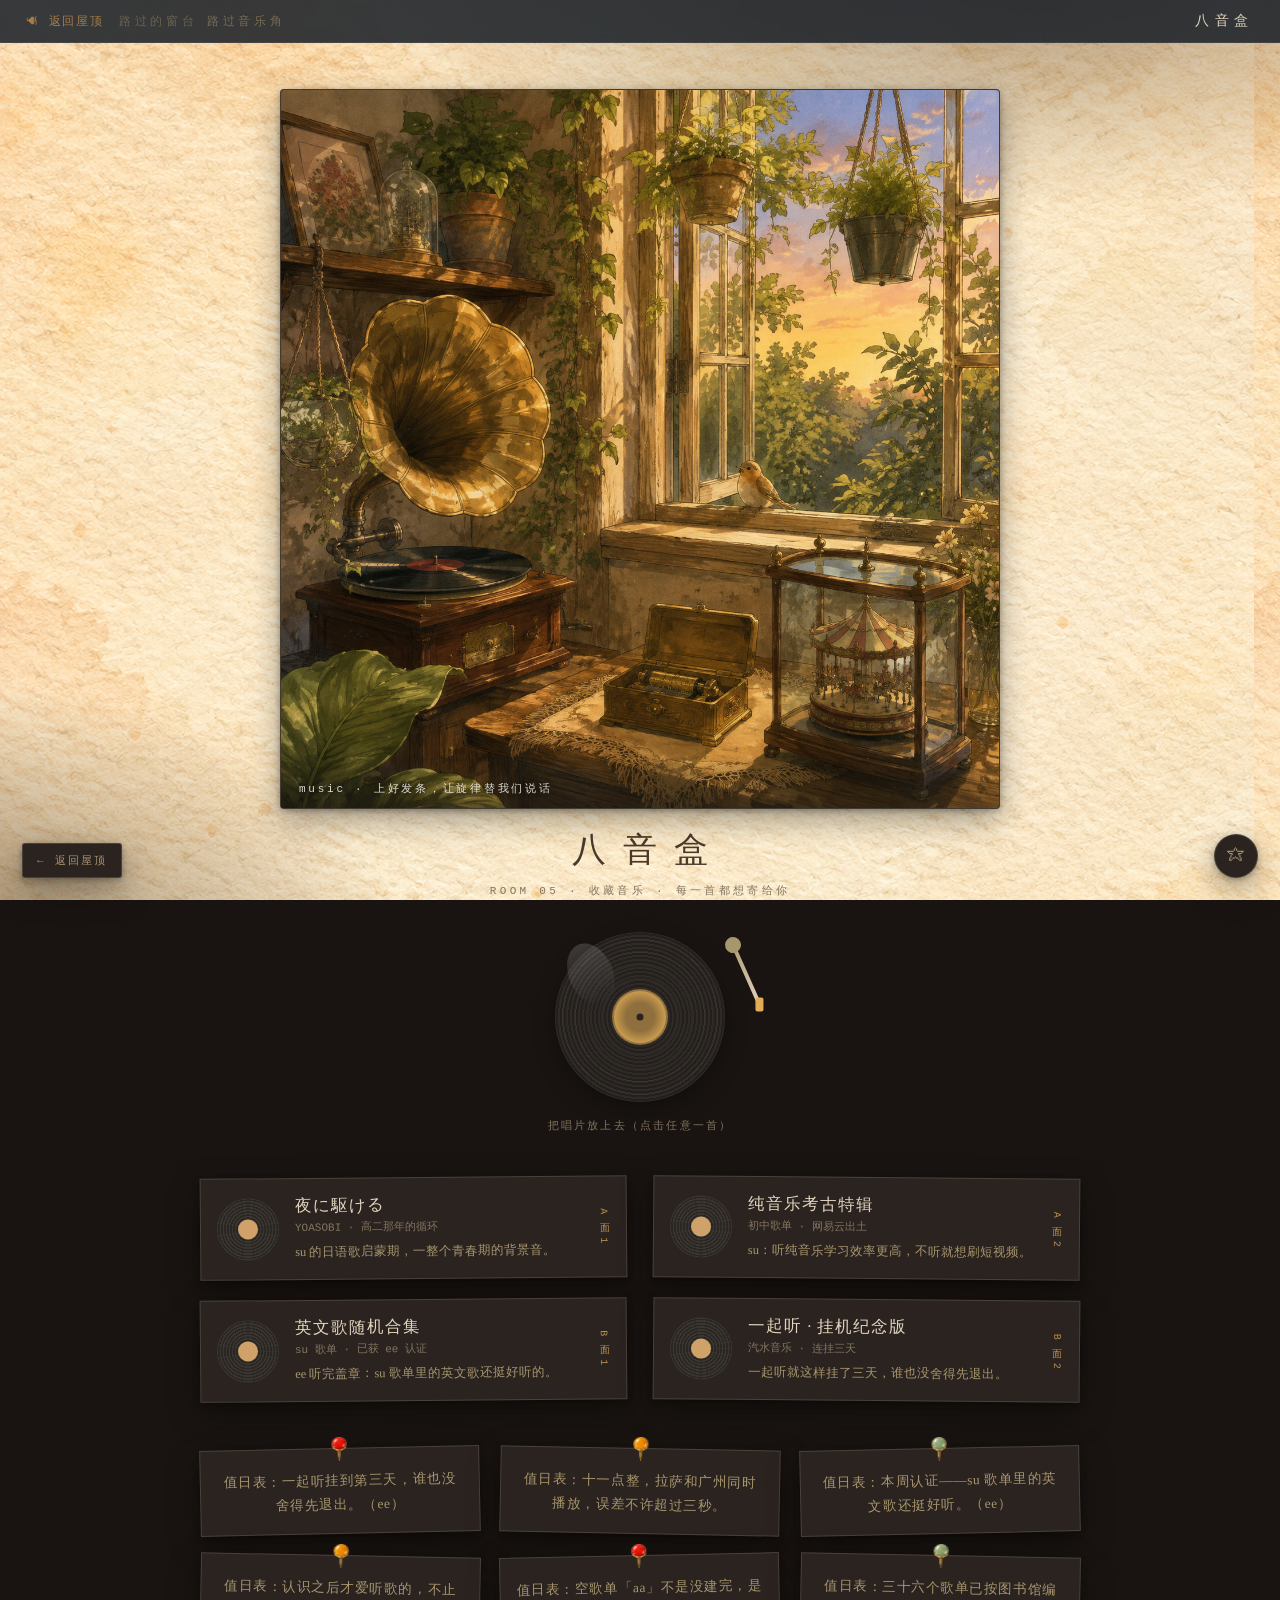
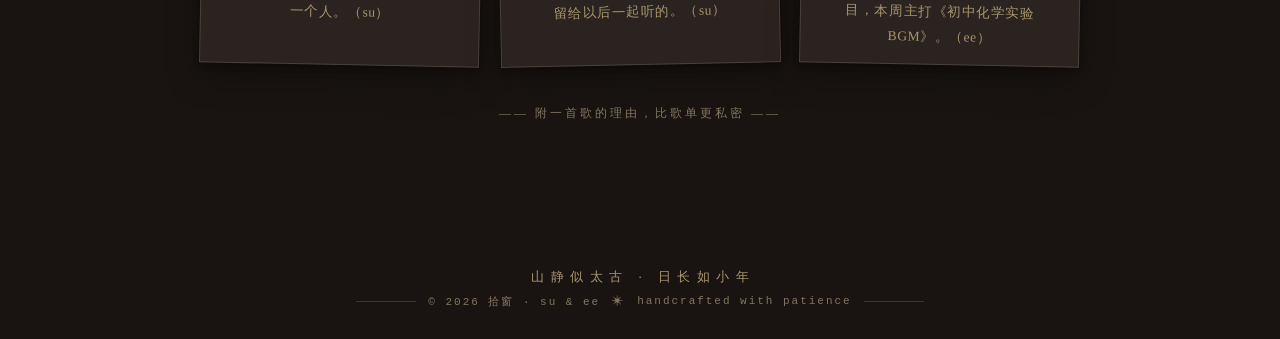
<file: music.html>
<!DOCTYPE html>
<html lang="zh-CN">
<head>
<meta charset="utf-8">
<title>八音盒 · 拾窗</title>
<meta name="description" content="八音盒——su 和 ee 收藏的音乐，上好发条慢慢听。">
<link rel="stylesheet" href="assets/css/theme.css">
<link rel="stylesheet" href="assets/css/page.css">
<link rel="stylesheet" href="assets/css/music.css">
<link rel="stylesheet" href="assets/css/interact.css">
</head>
<body>

<header class="page-bar">
  <a class="back-home" href="index.html">☙ 返回屋顶</a>
  <span class="crumb">路过音乐角</span>
  <span class="room-name">八音盒</span>
</header>

<main class="page-main">

  <figure class="win-frame">
    <img src="assets/img/music.png" alt="八音盒——唱片机与音乐盒安静的角落">
    <figcaption>music · 上好发条，让旋律替我们说话</figcaption>
  </figure>

  <div class="room-head">
    <h1>八音盒</h1>
    <p class="sub">ROOM 05 · <b>收藏音乐</b> · 每一首都想寄给你</p>
  </div>

  <!-- 唱机 -->
  <section class="gramo">
    <div class="disc" id="disc">
      <div class="disc-face"></div>
      <div class="disc-label"></div>
      <i class="disc-shine"></i>
    </div>
    <div class="tonearm" id="tonearm"><i></i></div>
    <p class="gramo-tip" id="gramoTip">把唱片放上去（点击任意一首）</p>
  </section>

  <!-- 曲目列表：像一叠唱片套 -->
  <section class="sleeves" id="sleeves"></section>

  <p class="music-note">—— 附一首歌的理由，比歌单更私密 ——</p>

</main>

<button class="night-toggle" title="夜灯">☽</button>
<a class="to-roof" href="index.html">← 返回屋顶</a>
<script src="assets/js/common.js"></script>
<script src="assets/js/interact.js"></script>
<script src="assets/js/music.js"></script>
</body>
</html>
</file>
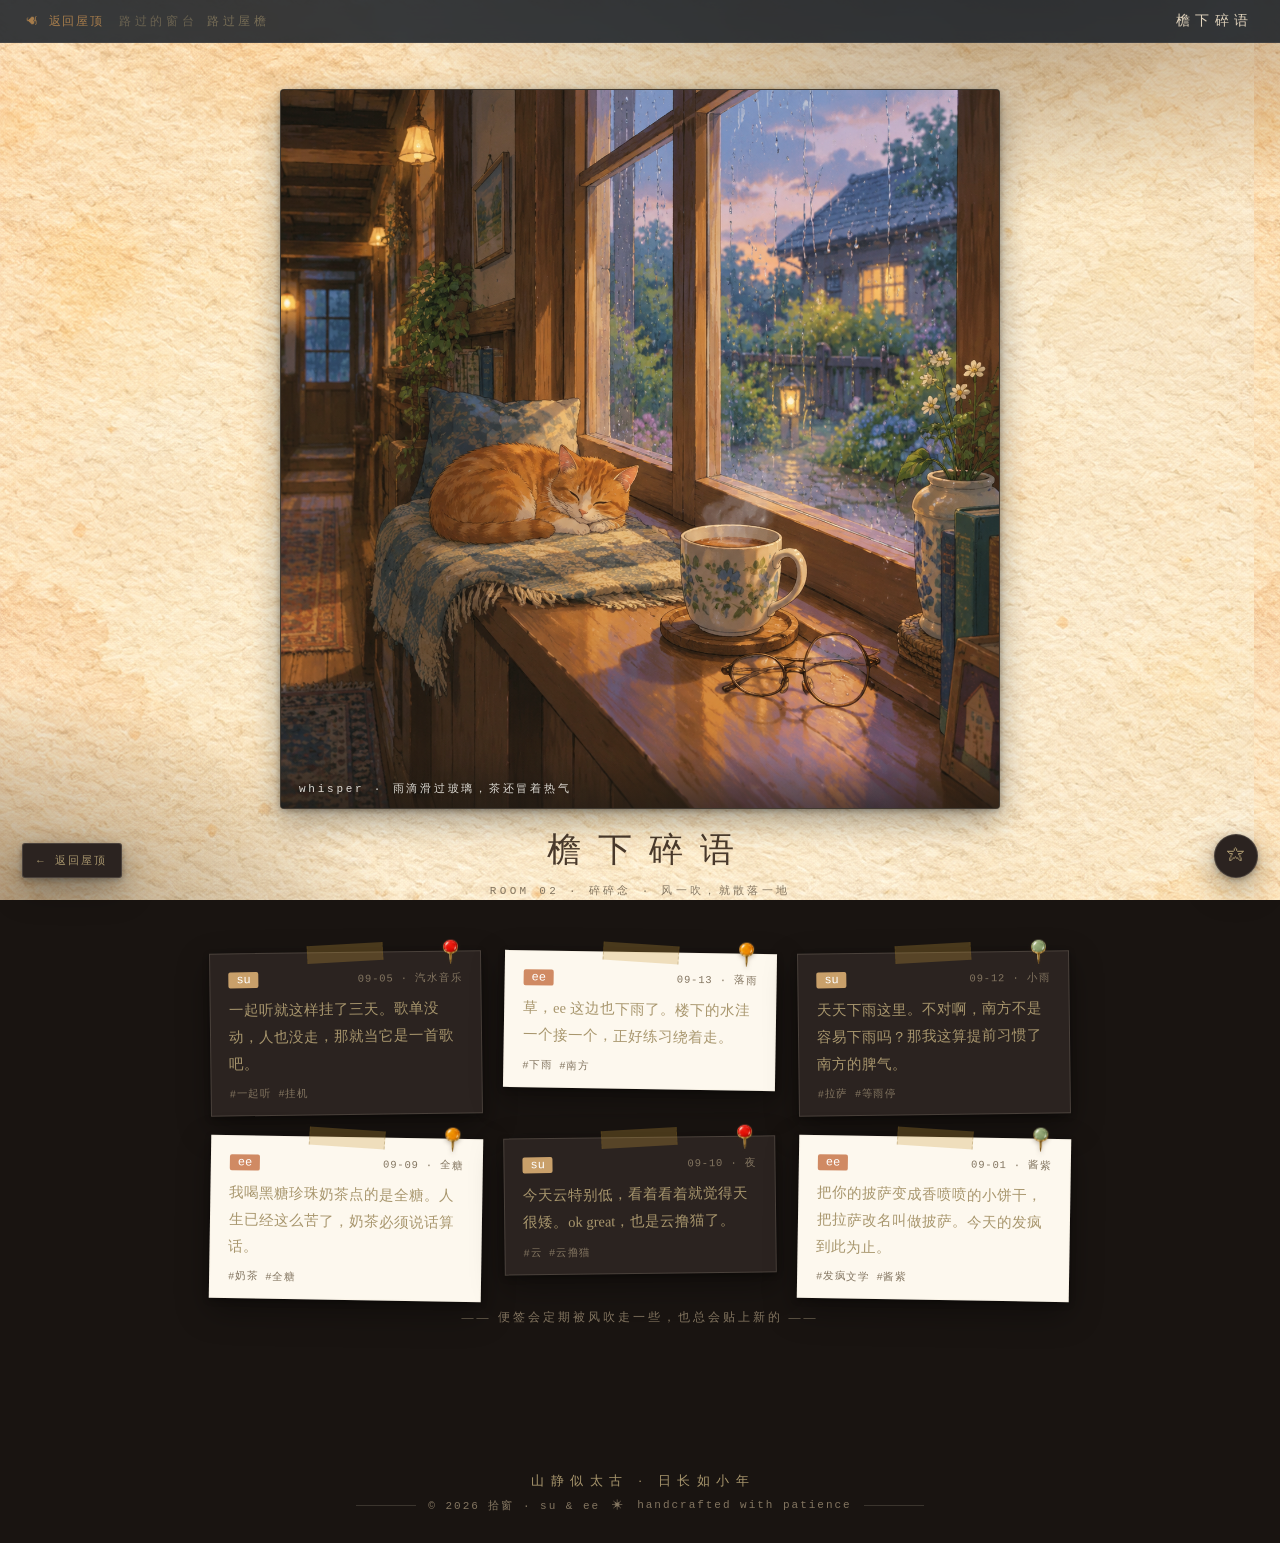
<file: whispers.html>
<!DOCTYPE html>
<html lang="zh-CN">
<head>
<meta charset="utf-8">
<title>檐下碎语 · 拾窗</title>
<meta name="description" content="檐下碎语——su 和 ee 的碎碎念，风一吹就散落一地。">
<link rel="stylesheet" href="assets/css/theme.css">
<link rel="stylesheet" href="assets/css/page.css">
<link rel="stylesheet" href="assets/css/whispers.css">
<link rel="stylesheet" href="assets/css/interact.css">
</head>
<body>

<header class="page-bar">
  <a class="back-home" href="index.html">☙ 返回屋顶</a>
  <span class="crumb">路过屋檐</span>
  <span class="room-name">檐下碎语</span>
</header>

<main class="page-main">

  <figure class="win-frame">
    <img src="assets/img/whisper.png" alt="檐下碎语——窗边放着一杯热茶">
    <figcaption>whisper · 雨滴滑过玻璃，茶还冒着热气</figcaption>
  </figure>

  <div class="room-head">
    <h1>檐下碎语</h1>
    <p class="sub">ROOM 02 · <b>碎碎念</b> · 风一吹，就散落一地</p>
  </div>

  <!-- 便签墙 -->
  <section class="slips-wall">
    <article class="slip clip-pine">
      <div class="slip-head"><span class="who">su</span><time>09-05 · 汽水音乐</time></div>
      <p>一起听就这样挂了三天。歌单没动，人也没走，那就当它是一首歌吧。</p>
      <div class="slip-tags">#一起听 #挂机</div>
    </article>
    <article class="slip clip-rust">
      <div class="slip-head"><span class="who">ee</span><time>09-13 · 落雨</time></div>
      <p>草，ee 这边也下雨了。楼下的水洼一个接一个，正好练习绕着走。</p>
      <div class="slip-tags">#下雨 #南方</div>
    </article>
    <article class="slip clip-pine">
      <div class="slip-head"><span class="who">su</span><time>09-12 · 小雨</time></div>
      <p>天天下雨这里。不对啊，南方不是容易下雨吗？那我这算提前习惯了南方的脾气。</p>
      <div class="slip-tags">#拉萨 #等雨停</div>
    </article>
    <article class="slip clip-rust">
      <div class="slip-head"><span class="who">ee</span><time>09-09 · 全糖</time></div>
      <p>我喝黑糖珍珠奶茶点的是全糖。人生已经这么苦了，奶茶必须说话算话。</p>
      <div class="slip-tags">#奶茶 #全糖</div>
    </article>
    <article class="slip clip-pine">
      <div class="slip-head"><span class="who">su</span><time>09-10 · 夜</time></div>
      <p>今天云特别低，看着看着就觉得天很矮。ok great，也是云撸猫了。</p>
      <div class="slip-tags">#云 #云撸猫</div>
    </article>
    <article class="slip clip-rust">
      <div class="slip-head"><span class="who">ee</span><time>09-01 · 酱紫</time></div>
      <p>把你的披萨变成香喷喷的小饼干，把拉萨改名叫做披萨。今天的发疯到此为止。</p>
      <div class="slip-tags">#发疯文学 #酱紫</div>
    </article>
  </section>

  <p class="wall-note">—— 便签会定期被风吹走一些，也总会贴上新的 ——</p>

</main>

<button class="night-toggle" title="夜灯">☽</button>
<a class="to-roof" href="index.html">← 返回屋顶</a>
<script src="assets/js/common.js"></script>
<script src="assets/js/interact.js"></script>
</body>
</html>
</file>
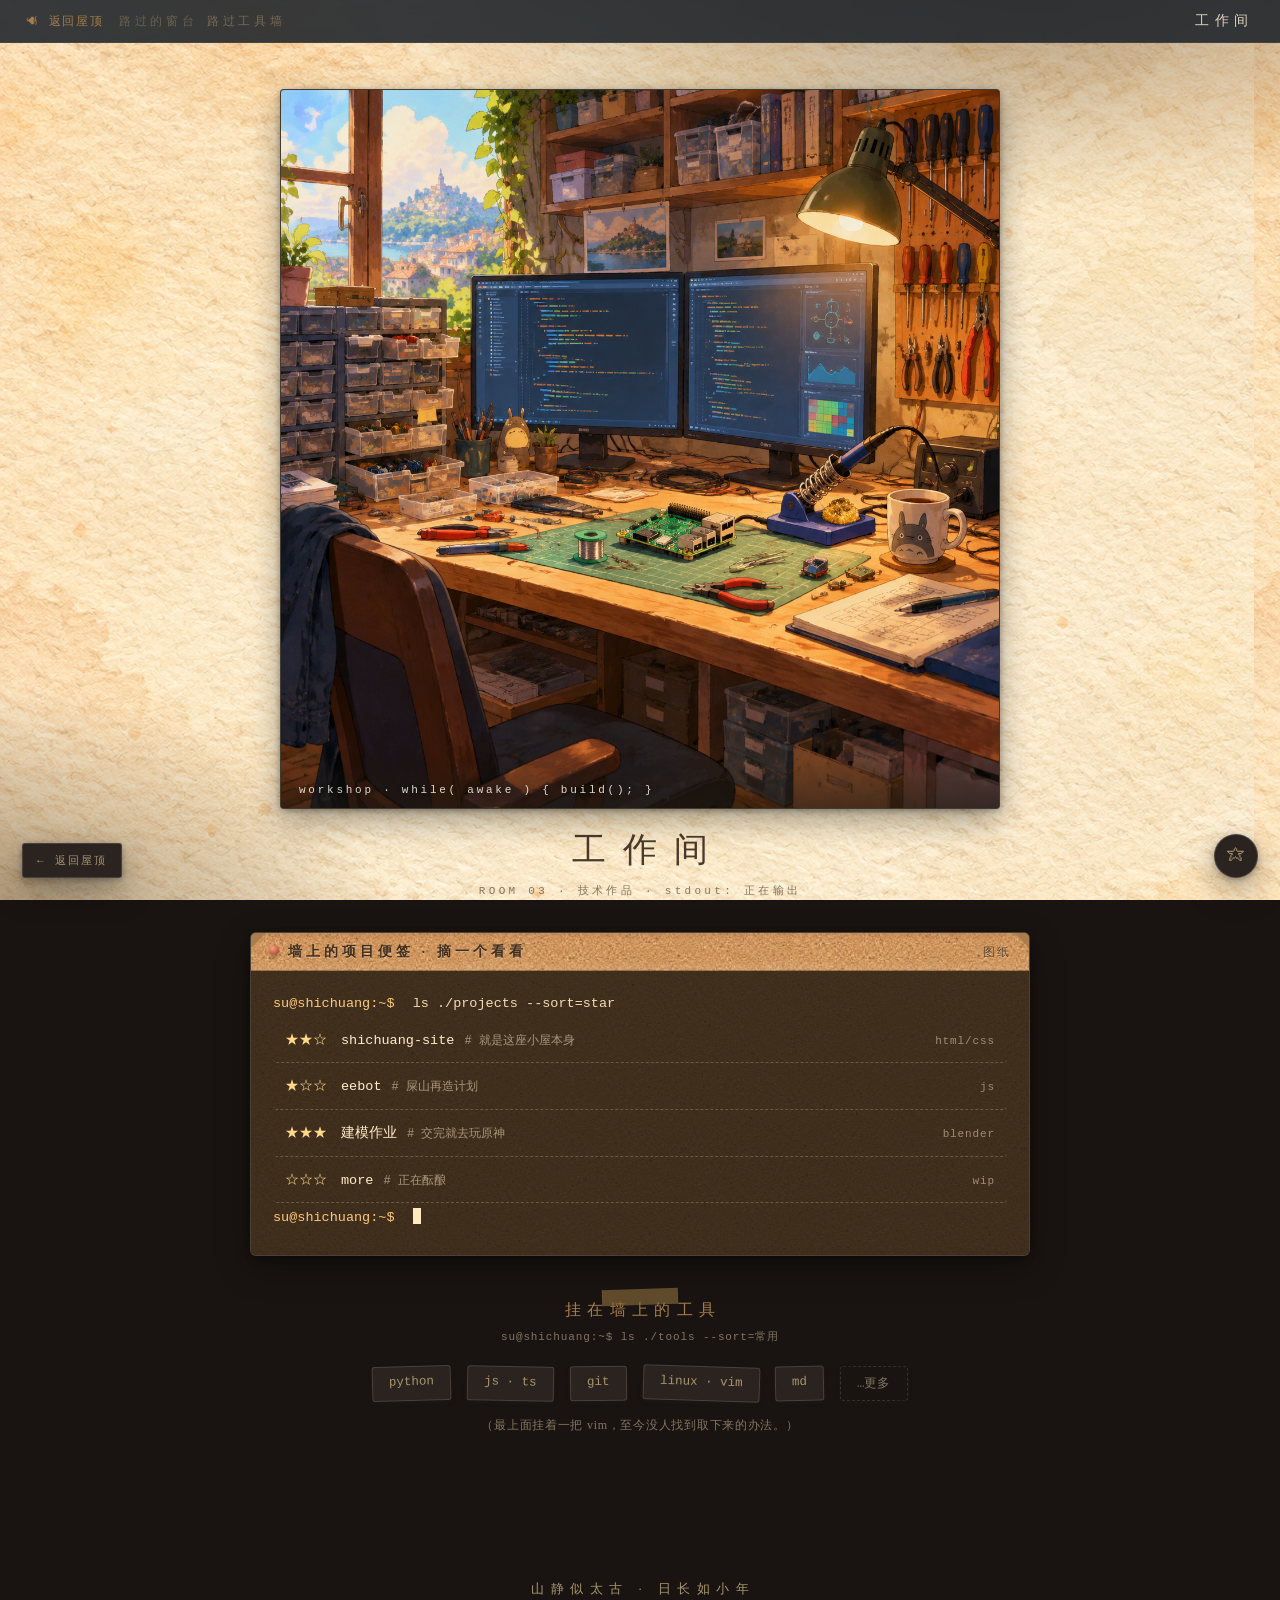
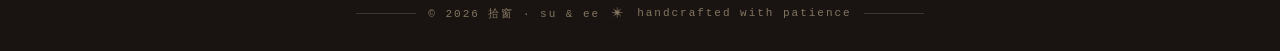
<file: workshop.html>
<!DOCTYPE html>
<html lang="zh-CN">
<head>
<meta charset="utf-8">
<title>工作间 · 拾窗</title>
<meta name="description" content="工作间——su 和 ee 的技术作品，print 正在输出。">
<link rel="stylesheet" href="assets/css/theme.css">
<link rel="stylesheet" href="assets/css/page.css">
<link rel="stylesheet" href="assets/css/workshop.css">
<link rel="stylesheet" href="assets/css/interact.css">
</head>
<body>

<header class="page-bar">
  <a class="back-home" href="index.html">☙ 返回屋顶</a>
  <span class="crumb">路过工具墙</span>
  <span class="room-name">工作间</span>
</header>

<main class="page-main">

  <figure class="win-frame">
    <img src="assets/img/workshop.png" alt="工作间——屏幕亮着，电路板与茶杯为伴">
    <figcaption>workshop · while( awake ) { build(); } </figcaption>
  </figure>

  <div class="room-head">
    <h1>工作间</h1>
    <p class="sub">ROOM 03 · <b>技术作品</b> · stdout: 正在输出</p>
  </div>

  <!-- 终端项目清单 -->
  <section class="term paper-window">
    <div class="win-bar">
      <span class="dots"><i></i><i></i><i></i></span>
      <span class="path">墙上的项目便签 · 摘一个看看</span>
      <span class="win-actions">图纸</span>
    </div>
    <div class="term-body">
      <div class="term-line"><span class="t-prompt">su@shichuang:~$</span> ls ./projects --sort=star</div>
      <div id="termList"></div>
      <div class="term-line"><span class="t-prompt">su@shichuang:~$</span> <span class="t-caret" aria-hidden="true"></span></div>
    </div>
  </section>

  <!-- 工具墙 -->
  <section class="tools">
    <div class="tools-head">
      <i class="tool-tape" aria-hidden="true"></i>
      <h2 class="tools-title">挂在墙上的工具</h2>
      <p class="tools-sub">su@shichuang:~$ ls ./tools --sort=常用</p>
    </div>
    <div class="tools-wall">
      <span class="tool" title="Python——su 最顺手的，也是 ee 的入坑语言">python</span>
      <span class="tool" title="JavaScript / TypeScript——这座小屋就是它俩搭的">js · ts</span>
      <span class="tool" title="Git——两个人的每一笔提交它都记得">git</span>
      <span class="tool" title="Linux &amp; Vim——ee 的命令行生存包">linux · vim</span>
      <span class="tool" title="Markdown——文档库与知识库的砖">md</span>
      <span class="tool tool-more" title="更多工具陆续上墙">…更多</span>
    </div>
    <p class="tools-bb">（最上面挂着一把 vim，至今没人找到取下来的办法。）</p>
  </section>

</main>

<button class="night-toggle" title="夜灯">☽</button>
<a class="to-roof" href="index.html">← 返回屋顶</a>
<script src="assets/js/common.js"></script>
<script src="assets/js/interact.js"></script>
<script src="assets/js/workshop.js"></script>
</body>
</html>
</file>
<file: assets/css/theme.css>
/* ============================================================
   拾窗 · 全站主题 v2 —— 暖纸与烛光
   ============================================================ */

:root {
  /* 暖纸色阶：像午后的书桌 */
  --paper:       #fbf4e6;
  --paper-warm:  #f6ead2;
  --paper-dim:   #f1e2c8;
  --ink:         #4a3a2c;
  --ink-soft:    #7d6a54;
  --ink-faint:   #ab977e;
  /* 焦糖与陶土 */
  --pine:        #8a5a3b;
  --pine-deep:   #6b4429;
  --moss:        #c08a52;
  --amber:       #d49a3c;
  --amber-soft:  #ecc987;
  --rust:        #c06a45;
  /* 极客暖端（终端改成暖棕夜灯） */
  --term-bg:     #2e2620;
  --term-green:  #d8b878;
  /* 线与影 */
  --line:        rgba(74, 58, 44, .20);
  --line-soft:   rgba(74, 58, 44, .11);
  --shadow:      0 2px 6px rgba(90, 62, 36, .10), 0 12px 32px rgba(90, 62, 36, .12);
  --shadow-lift: 0 4px 10px rgba(90, 62, 36, .14), 0 18px 44px rgba(90, 62, 36, .18);
  /* 字体：宋体阅读 · 楷体点缀 · 衬线西文 */
  --serif: "Noto Serif SC", "Source Han Serif SC", "Songti SC", "STSong", "SimSun", serif;
  --kai: "Kaiti SC", "STKaiti", KaiTi, "Noto Serif SC", serif;
  --mono: "Cascadia Code", "JetBrains Mono", Consolas, "Courier New", monospace;
}

/* 夜间：烛光书房 */
body.night {
  --paper:       #2b2320;
  --paper-warm:  #262019;
  --paper-dim:   #221c16;
  --ink:         #e2d4bd;
  --ink-soft:    #a8966d;
  --ink-faint:   #837560;
  --pine:        #c9a06a;
  --pine-deep:   #a67c4b;
  --moss:        #d0a26a;
  --amber:       #e0ac55;
  --amber-soft:  #8f6f3d;
  --rust:        #d08a63;
  --line:        rgba(226, 212, 189, .17);
  --line-soft:   rgba(226, 212, 189, .09);
  --shadow:      0 2px 6px rgba(0,0,0,.3), 0 12px 32px rgba(0,0,0,.35);
  --shadow-lift: 0 4px 10px rgba(0,0,0,.4), 0 18px 44px rgba(0,0,0,.45);
  --term-bg:     #1a1512;
  --term-green:  #e0c188;
}

* { margin: 0; padding: 0; box-sizing: border-box; }
html { scroll-behavior: smooth; }

body {
  font-family: var(--serif);
  color: var(--ink);
  min-height: 100vh;
  /* 暖纸底 + 细微水彩颗粒 */
  background-color: #f6ecd9;
  background-image:
    radial-gradient(1100px 460px at 78% -8%, rgba(255, 236, 200, .85), transparent 62%),
    radial-gradient(900px 500px at -10% 108%, rgba(240, 210, 160, .5), transparent 60%),
    url("../img/paper_tex.png");
  background-attachment: fixed;
  transition: background-color .8s ease;
}
body.night {
  background-color: #191411;
  background-image:
    radial-gradient(1100px 460px at 78% -8%, rgba(90, 62, 36, .55), transparent 62%),
    radial-gradient(900px 500px at -10% 108%, rgba(60, 42, 26, .6), transparent 60%),
    url("../img/paper_tex.png");
}

::selection { background: rgba(212, 154, 60, .35); }

/* ---------- 纸窗（软木板题栏 · 相册角贴） ---------- */
.paper-window {
  position: relative;
  background: var(--paper);
  border: 1px solid var(--line);
  border-radius: 6px;
  box-shadow: var(--shadow);
  overflow: hidden;
  transition: box-shadow .35s ease, transform .35s ease, background .8s ease;
}
/* 顶部两枚深色角贴：像旧相册的相角 */
.paper-window::before, .paper-window::after {
  content: "";
  position: absolute; top: 0; z-index: 3;
  width: 0; height: 0;
  border-style: solid;
  pointer-events: none;
}
.paper-window::before {
  left: 0;
  border-width: 15px 15px 0 0;
  border-color: color-mix(in srgb, var(--pine-deep) 88%, transparent) transparent transparent transparent;
}
.paper-window::after {
  right: 0;
  border-width: 0 15px 15px 0;
  border-color: transparent color-mix(in srgb, var(--pine-deep) 88%, transparent) transparent transparent;
}
.paper-window:hover { box-shadow: var(--shadow-lift); transform: translateY(-2px); }

/* 题栏：一条浅色软木板，图钉 + 手写木牌 */
.win-bar {
  display: flex; align-items: center; gap: 10px;
  padding: 10px 18px 9px;
  background-image: url("../img/cork.jpg");
  background-size: 300px auto;
  background-position: center;
  border-bottom: 1px solid rgba(90, 62, 36, .38);
  box-shadow:
    inset 0 2px 5px rgba(96, 66, 36, .18),
    inset 0 -4px 8px rgba(255, 244, 220, .16);
}
.win-bar .dots { display: none; }
.win-bar .path {
  overflow: hidden; text-overflow: ellipsis; white-space: nowrap;
  font-family: var(--kai);
  font-size: 13.5px;
  letter-spacing: .3em;
  color: #402d1c;
  text-shadow: 0 1px 0 rgba(255, 250, 238, .4);
  font-weight: bold;
}
/* 图钉：压在字前的一枚红漆按钉 */
.win-bar .path::before {
  content: "";
  display: inline-block;
  width: 10px; height: 10px;
  margin-right: 9px;
  border-radius: 50%;
  background: radial-gradient(circle at 35% 30%, #f4a588, #c65b3d 62%, #8f3a24);
  box-shadow: 0 2px 3px rgba(70, 45, 20, .45);
  vertical-align: 1px;
}
.win-bar .win-actions {
  margin-left: auto;
  font-family: var(--kai);
  font-size: 12px; letter-spacing: .18em;
  color: rgba(64, 45, 28, .8);
  text-shadow: 0 1px 0 rgba(255, 250, 238, .35);
}

/* ---------- 通用 ---------- */
a { color: inherit; }

.btn-ink {
  display: inline-block;
  padding: 9px 26px;
  border: 1px solid var(--pine-deep);
  border-radius: 2px;
  color: var(--pine-deep);
  background: transparent;
  font-family: var(--kai);
  font-size: 15px;
  letter-spacing: .35em;
  text-indent: .35em;
  text-decoration: none;
  cursor: pointer;
  transition: all .25s ease;
}
.btn-ink:hover { background: var(--pine-deep); color: var(--paper); letter-spacing: .45em; text-indent: .45em; }

.hr-ink {
  display: flex; align-items: center; gap: 14px;
  margin: 26px 0; color: var(--ink-faint);
}
.hr-ink::before, .hr-ink::after { content: ""; flex: 1; height: 1px; background: var(--line); }
.hr-ink i { width: 7px; height: 7px; background: var(--amber-soft); transform: rotate(45deg); }

.sec-kicker {
  font-family: var(--mono);
  font-size: 11px;
  letter-spacing: .3em;
  color: var(--ink-faint);
  margin-bottom: 6px;
}

/* ---------- 夜灯 ---------- */
.night-toggle {
  position: fixed; right: 22px; bottom: 22px; z-index: 900;
  width: 44px; height: 44px;
  border-radius: 50%;
  border: 1px solid var(--line);
  background: var(--paper);
  box-shadow: var(--shadow);
  cursor: pointer;
  font-size: 18px; line-height: 1;
  color: var(--ink-soft);
  display: flex; align-items: center; justify-content: center;
  transition: all .3s ease;
}
.night-toggle:hover { transform: translateY(-2px); box-shadow: var(--shadow-lift); color: var(--amber); }

/* ---------- 返回屋顶 ---------- */
.to-roof {
  position: fixed; left: 22px; bottom: 22px; z-index: 900;
  font-family: var(--mono); font-size: 11px; letter-spacing: .2em;
  color: var(--ink-soft); text-decoration: none;
  padding: 9px 14px;
  background: var(--paper); border: 1px solid var(--line); border-radius: 3px;
  box-shadow: var(--shadow);
  transition: all .3s ease;
}
.to-roof:hover { color: var(--pine-deep); transform: translateY(-2px); }

/* ---------- 页脚 ---------- */
.site-footer {
  margin: 80px auto 0;
  padding: 26px 20px 30px;
  text-align: center;
  color: var(--ink-faint);
  font-family: var(--mono);
  font-size: 11px;
  letter-spacing: .18em;
}
.site-footer .f-line { display: flex; align-items: center; justify-content: center; gap: 12px; }
.site-footer .f-line::before, .site-footer .f-line::after {
  content: ""; width: 60px; height: 1px; background: var(--line);
}
.site-footer .f-motto {
  font-family: var(--kai); font-size: 13px;
  letter-spacing: .5em; text-indent: .5em;
  color: var(--ink-soft); margin-bottom: 8px;
}

/* ---------- 响应式 ---------- */
@media (max-width: 720px) {
  .to-roof { left: 12px; bottom: 12px; padding: 7px 10px; }
  .night-toggle { right: 12px; bottom: 12px; }
  .paper-window::before, .paper-window::after { border-width: 10px 10px 0 0; }
  .paper-window::after { border-width: 0 10px 10px 0; }
}

@media print {
  .night-toggle, .to-roof { display: none !important; }
  body { background: #fff !important; }
  .paper-window { box-shadow: none; border-color: #999; }
}
</file>
<file: assets/css/index.css>
/* ============================================================
   拾窗 · 主页 v2 —— 一幅画 + 一张桌子
   ============================================================ */

/* ========== 第一幕：黄昏小屋 ========== */
.hero {
  position: relative;
  min-height: 100vh;
  display: flex; align-items: center; justify-content: center;
  padding: 30px 16px;
}
.hero-stage {
  position: relative;
  width: min(92vh, 92vw);      /* 正方形画，适配视口 */
  max-width: 760px;
}
.hero-img {
  display: block; width: 100%; height: auto;
  border-radius: 6px;
  box-shadow:
    0 3px 10px rgba(90, 62, 36, .18),
    0 24px 60px rgba(90, 62, 36, .22);
  border: 6px solid #fffdf6;               /* 画框：暖纸白衬边 */
  outline: 1px solid rgba(90, 62, 36, .25);
}

/* 题字：右上天空 */
.hero-title {
  position: absolute;
  top: 9%; right: 6%;
  width: 36%;
  text-align: center;
  color: #fff8ea;
  text-shadow: 0 1px 10px rgba(120, 60, 30, .55);
  pointer-events: none;
}
.hero-title h1 {
  font-family: var(--kai);
  font-size: clamp(30px, 6.4vw, 52px);
  font-weight: 400;
  letter-spacing: .55em; text-indent: .55em;
  line-height: 1.1;
}
.hero-title .byline {
  margin-top: 6px;
  font-size: clamp(12px, 1.8vw, 15px);
  letter-spacing: .3em; text-indent: .3em;
}
.hero-title .byline b { font-weight: 600; }
.hero-title .byline i { font-style: italic; opacity: .85; }
.hero-line {
  margin-top: 12px;
  font-family: var(--kai);
  font-size: clamp(12px, 1.7vw, 15px);
  letter-spacing: .12em;
  min-height: 1.6em;
  opacity: .95;
}
.hero-hint {
  margin-top: 8px;
  font-family: var(--mono);
  font-size: clamp(9px, 1.2vw, 11px);
  letter-spacing: .25em;
  opacity: 0;
  transition: opacity 1.2s ease;
}
.hero-hint.show { opacity: .8; }

/* ---------- 热区：窗里有灯 ---------- */
.spot {
  position: absolute;
  left: calc(var(--x) - var(--w) / 2);
  top: calc(var(--y) - var(--h) / 2);
  width: var(--w); height: var(--h);
  border-radius: 6px;
  transform: translateZ(0);
  transition: box-shadow .3s ease, background .3s ease;
  cursor: pointer;
}
/* 悬停：一圈暖光晕 + 提示 */
.spot:hover {
  background: radial-gradient(ellipse at center,
    rgba(255, 214, 130, .38) 0%, rgba(255, 214, 130, .12) 55%, transparent 75%);
  box-shadow: 0 0 26px 6px rgba(255, 200, 110, .45);
  /* 夜里也亮 */
}
/* 提示气泡 */
.spot::after {
  content: attr(data-tip);
  position: absolute;
  left: 50%; bottom: calc(100% + 8px);
  transform: translateX(-50%) translateY(4px);
  padding: 5px 12px;
  background: rgba(43, 28, 16, .88);
  color: #ffe9c2;
  font-family: var(--kai);
  font-size: 12.5px;
  letter-spacing: .1em;
  white-space: nowrap;
  border-radius: 3px;
  opacity: 0;
  pointer-events: none;
  transition: opacity .25s ease, transform .25s ease;
}
.spot:hover::after {
  opacity: 1;
  transform: translateX(-50%) translateY(0);
}
/* 靠边的热区气泡翻到下方 */
.spot-cat::after, .spot-door::after { bottom: auto; top: calc(100% + 8px); }

/* ---------- 下楼提示 ---------- */
.scroll-hint {
  position: absolute;
  left: 50%; bottom: 20px;
  transform: translateX(-50%);
  display: flex; align-items: center; gap: 8px;
  text-decoration: none;
  color: #6b4429;
  font-family: var(--kai);
  font-size: 13px; letter-spacing: .25em;
  padding: 7px 16px;
  background: rgba(255, 250, 238, .82);
  border: 1px solid rgba(107, 68, 41, .3);
  border-radius: 20px;
  backdrop-filter: blur(4px);
  transition: all .3s ease;
}
.scroll-hint:hover { background: #fffaf0; transform: translateX(-50%) translateY(-2px); }
.scroll-hint i { font-style: normal; animation: bob 2.2s ease-in-out infinite; }
@keyframes bob { 0%,100% { transform: translateY(0); } 50% { transform: translateY(4px); } }

/* ========== 第二幕：楼下的桌面 ========== */
.desk {
  max-width: 1060px;
  margin: 0 auto;
  padding: 30px 22px 60px;
}
.desk-head { text-align: center; margin-bottom: 44px; }
.desk-head h2 {
  font-family: var(--kai);
  font-size: 30px; font-weight: 400;
  letter-spacing: .5em; text-indent: .5em;
  color: var(--pine-deep);
}
.desk-sub {
  margin-top: 10px;
  font-size: 13.5px;
  color: var(--ink-soft);
  letter-spacing: .2em;
}

/* 贴纸目录 */
.stickers {
  display: flex; flex-wrap: wrap;
  justify-content: center;
  gap: 40px 34px;
}
.sticker {
  width: 148px;
  text-decoration: none;
  text-align: center;
  transition: transform .3s cubic-bezier(.34, 1.56, .64, 1);
}
.sticker img {
  width: 118px; height: 118px;
  object-fit: contain;
  filter: drop-shadow(0 9px 14px rgba(90, 62, 36, .30));
  transition: transform .3s cubic-bezier(.34, 1.56, .64, 1);
}
/* 错落：每张都有自己的角度和高度，像随手摆的 */
.sticker:nth-child(8n+1) { transform: rotate(-5deg) translateY(6px); }
.sticker:nth-child(8n+2) { transform: rotate(3.5deg) translateY(-8px); }
.sticker:nth-child(8n+3) { transform: rotate(-2.5deg) translateY(12px); }
.sticker:nth-child(8n+4) { transform: rotate(5.5deg); }
.sticker:nth-child(8n+5) { transform: rotate(-4.5deg) translateY(-4px); }
.sticker:nth-child(8n+6) { transform: rotate(2.8deg) translateY(14px); }
.sticker:nth-child(8n+7) { transform: rotate(-3.2deg); }
.sticker:nth-child(8n+8) { transform: rotate(4.2deg) translateY(8px); }
.sticker:nth-child(4n+2) img { width: 104px; height: 104px; }   /* 大小不一 */
.sticker:nth-child(4n+3) img { width: 130px; height: 130px; }
.sticker:hover { transform: rotate(0) translateY(-8px) scale(1.07); z-index: 2; }
.sticker:hover img { transform: rotate(-3deg) scale(1.04); }

.st-name {
  display: block;
  margin-top: 12px;
  font-family: var(--kai);
  font-size: 18px;
  color: var(--pine-deep);
  letter-spacing: .18em;
}
.st-sub {
  display: block;
  margin-top: 4px;
  font-family: var(--mono);
  font-size: 10px;
  color: var(--ink-faint);
  letter-spacing: .08em;
}
.sticker:hover .st-name { color: var(--rust); }

/* 桌角的猫 */
.desk-cat {
  display: flex; flex-direction: column; align-items: center; gap: 6px;
  margin: 54px auto 0;
  width: max-content;
  text-decoration: none;
  color: var(--ink-faint);
  font-family: var(--kai);
  font-size: 13px; letter-spacing: .15em;
  transition: color .3s ease, transform .3s ease;
}
.desk-cat img { width: 130px; transition: transform .3s ease; }
.desk-cat:hover { color: var(--pine-deep); transform: translateY(-3px); }
.desk-cat:hover img { transform: rotate(-4deg); }

/* ---------- 响应式 ---------- */
@media (max-width: 640px) {
  .hero { padding: 18px 10px; align-items: flex-start; }
  .hero-title { top: 6%; right: 4%; width: 44%; }
  .spot::after { font-size: 11px; }
  .stickers { gap: 22px 18px; }
  .sticker { width: 120px; }
  .sticker img { width: 92px !important; height: 92px; }
  .scroll-hint { bottom: 10px; }
}
</file>
<file: assets/css/interact.css>
/* ============================================================
   拾窗 · 小互动样式 —— 站内点缀小物件 / 封图热区 / 图钉 / 纸面终端
   ============================================================ */

/* 让绝对定位的小物件以版心为锚 */
.page-main { position: relative; }

/* ---------- 通用小气泡（物件说话时用） ---------- */
.sprite-speech {
  position: absolute;
  min-width: 150px; max-width: 240px;
  padding: 9px 13px;
  background: rgba(43, 28, 16, .92);
  color: #ffe9c2;
  font-family: var(--kai);
  font-size: 13px;
  line-height: 1.7;
  letter-spacing: .05em;
  border-radius: 8px;
  opacity: 0; pointer-events: none;
  transition: opacity .3s ease;
  z-index: 60;
}
.sprite-speech.show { opacity: 1; }

/* ---------- 站内点缀小物件（贴在页面边角，不在封面上） ---------- */
.standing-sprite {
  position: absolute; z-index: 4;
  border: none; background: none; padding: 0;
  cursor: pointer;
  transition: transform .3s cubic-bezier(.34, 1.56, .64, 1);
}
.standing-sprite img {
  display: block; width: 64px;
  filter: drop-shadow(0 6px 10px rgba(60, 40, 20, .32));
}
.standing-sprite:hover { transform: translateY(-5px) rotate(-3deg); }
.standing-sprite.off img {
  filter: brightness(.45) grayscale(.35) drop-shadow(0 6px 10px rgba(0,0,0,.5));
}
/* 各自的落座位置（版心百分比） */
.spr-cup-whi   { right: 5%;  bottom: 5%; display: none; }
.spr-lamp-wor  { left: 4%;   top: 40%; display: none; }
.spr-plant-mus { right: 3%;  top: 52%; display: none; }
.spr-cam-mis   { left: 4%;   bottom: 6%; display: none; }
.spr-letter-ga { right: 3%;  bottom: 4%; display: none; }
.spr-film-cin  { left: 4%;   bottom: 10%; display: none; }
.spr-plant-abo { right: 5%;  bottom: 0; display: none; }
.spr-plant-des { right: 2%;  bottom: 30px; display: none; }

/* ---------- 主页：氛围热区（天空、月亮、草地……） ---------- */
.tiny-spot {
  position: absolute;
  left: calc(var(--x) - var(--w) / 2);
  top: calc(var(--y) - var(--h) / 2);
  width: var(--w); height: var(--h);
  border: 1px dashed rgba(255, 244, 214, 0);
  border-radius: 8px;
  background: transparent;
  cursor: pointer;
  transition: border-color .3s ease, background .3s ease;
}
.tiny-spot:hover {
  border-color: rgba(255, 233, 178, .55);
  background: radial-gradient(ellipse at center,
    rgba(255, 222, 150, .16) 0%, transparent 70%);
}
.tiny-spot::after {
  content: attr(data-tip);
  position: absolute; left: 50%; bottom: calc(100% + 6px);
  transform: translateX(-50%);
  /* 锁死为内容宽度：不随按钮宽度收缩 */
  width: max-content; max-width: 240px;
  padding: 4px 11px;
  background: rgba(43, 28, 16, .88);
  color: #ffe9c2;
  font-family: var(--kai); font-size: 12px; letter-spacing: .1em;
  white-space: nowrap; border-radius: 3px;
  opacity: 0; transition: opacity .25s ease;
}
.tiny-spot:hover::after { opacity: 1; }
.tiny-spot.edge-top::after { bottom: auto; top: calc(100% + 6px); }

/* 主页气泡：点氛围热区后浮现的一句 */
/* 定宽：气泡宽度由文字内容决定，不随定位点的可用空间被压窄 */
.atmo-bubble {
  position: absolute; z-index: 6;
  transform: translate(-50%, -110%);
  width: max-content;
  max-width: 210px;
  padding: 10px 14px;
  background: rgba(43, 28, 16, .93);
  color: #ffe9c2;
  font-family: var(--kai); font-size: 13.5px; line-height: 1.7;
  letter-spacing: .04em;
  border-radius: 9px;
  opacity: 0; pointer-events: none;
  transition: opacity .35s ease;
}
.atmo-bubble::after {
  content: "";
  position: absolute; left: 50%; top: 100%;
  transform: translateX(-50%);
  border: 8px solid transparent;
  border-top-color: rgba(43, 28, 16, .93);
}
.atmo-bubble.show { opacity: 1; }

/* ---------- 封图上的互动热区 ---------- */
.frame-hot {
  position: absolute; z-index: 5;
  left: calc(var(--x) - var(--w) / 2);
  top: calc(var(--y) - var(--h) / 2);
  width: var(--w); height: var(--h);
  border: 1px dashed rgba(255, 244, 214, 0);
  border-radius: 8px;
  background: transparent;
  cursor: pointer;
  transition: border-color .3s ease, background .3s ease;
}
.frame-hot:hover {
  border-color: rgba(255, 233, 178, .55);
  background: radial-gradient(ellipse at center,
    rgba(255, 222, 150, .18) 0%, transparent 70%);
}
.frame-hot::after {
  content: attr(data-tip);
  position: absolute; left: 50%; bottom: calc(100% + 6px);
  transform: translateX(-50%);
  /* 锁死为内容宽度：不随按钮宽度收缩 */
  width: max-content; max-width: 240px;
  padding: 4px 11px;
  background: rgba(43, 28, 16, .88);
  color: #ffe9c2;
  font-family: var(--kai); font-size: 12px; letter-spacing: .1em;
  white-space: nowrap; border-radius: 3px;
  opacity: 0; transition: opacity .25s ease;
}
.frame-hot:hover::after { opacity: 1; }
.frame-hot.edge-top::after { bottom: auto; top: calc(100% + 6px); }

/* 封图热区点击后的一句 */
/* 定宽：同 .atmo-bubble，避免靠边热区的气泡被压成伪竖排 */
.frame-bubble {
  position: absolute; z-index: 20;
  transform: translate(-50%, -115%);
  width: max-content;
  max-width: 220px;
  padding: 10px 14px;
  background: rgba(43, 28, 16, .93);
  color: #ffe9c2;
  font-family: var(--kai); font-size: 13.5px; line-height: 1.7;
  letter-spacing: .04em;
  border-radius: 9px;
  opacity: 0; pointer-events: none;
  transition: opacity .35s ease;
}
.frame-bubble::after {
  content: "";
  position: absolute; left: 50%; top: 100%;
  transform: translateX(-50%);
  border: 8px solid transparent;
  border-top-color: rgba(43, 28, 16, .93);
}
.frame-bubble.show { opacity: 1; }

/* 茶杯冒热气（站内的杯子也用） */
.steam {
  position: absolute;
  left: 50%; bottom: 90%;
  width: 6px; height: 16px;
  border-radius: 50%;
  background: rgba(255, 246, 224, .75);
  filter: blur(3px);
  opacity: 0;
  animation: steam-up 1.6s ease-out infinite;
}
.steam:nth-child(2) { animation-delay: .5s; margin-left: -9px; }
.steam:nth-child(3) { animation-delay: 1s; margin-left: 8px; }
@keyframes steam-up {
  0%   { opacity: 0; transform: translateY(6px) scaleX(1); }
  30%  { opacity: .9; }
  100% { opacity: 0; transform: translateY(-20px) scaleX(1.5); }
}

/* ---------- 慢读室：稿纸边的热茶 ---------- */
.desk-teacup {
  position: absolute; right: 0; bottom: 0;
  z-index: 4;
  width: 100px;
  border: none; background: none; padding: 0;
  cursor: pointer;
  transition: transform .3s cubic-bezier(.34, 1.56, .64, 1);
}
.desk-teacup img { display: block; width: 100%; filter: drop-shadow(0 4px 8px rgba(60, 40, 20, .3)); }
.desk-teacup:hover { transform: translateY(-4px) rotate(-3deg); }
.desk-teacup.refill { animation: refill .7s ease; }
@keyframes refill {
  0% { transform: scale(1); } 40% { transform: scale(.86) rotate(-6deg); }
  70% { transform: scale(1.1) rotate(2deg); } 100% { transform: scale(1); }
}

/* ---------- 檐下碎语：便签上的扁平图钉 ---------- */
.slip::after {
  content: "";
  position: absolute; top: -13px; right: 22px;
  width: 15px; height: 25px;
  background: var(--pin-url, url("../img/deco/pin_flat_red.png")) center bottom / contain no-repeat;
  pointer-events: none;
  filter: drop-shadow(0 2px 2px rgba(60, 40, 20, .3));
}
.slip:nth-child(2n)::after { --pin-url: url("../img/deco/pin_flat_amber.png"); }
.slip:nth-child(3n)::after { --pin-url: url("../img/deco/pin_flat_green.png"); }
/* 点一下便签：轻轻晃 */
.slip.wiggle { animation: slip-wiggle .6s ease; }
@keyframes slip-wiggle {
  0%, 100% { transform: rotate(0); }
  25% { transform: rotate(-1.6deg) translateY(-2px); }
  60% { transform: rotate(1.2deg); }
}

/* ---------- 工作间：纸面终端（替换黑屏） ---------- */
.term-body {
  background-color: #3a2b1d;
  background-image:
    linear-gradient(rgba(44, 32, 20, .88), rgba(44, 32, 20, .88)),
    url("../img/cork.jpg");
  background-size: auto, 340px auto;
  color: #f3ddb2;
}
.term-line { color: #f3ddb2; }
.t-prompt { color: #ffca7a; margin-right: 10px; }
.t-caret { background: #ffe9bd; }
.proj {
  border-left: none;
  border-bottom: 1px dashed rgba(255, 235, 200, .22);
  border-radius: 4px;
  grid-template-columns: auto 1fr auto;
  padding: 9px 12px;
}
.proj:hover {
  background: rgba(255, 220, 160, .10);
  border-left-color: transparent;
}
.proj .star { color: #ffd88a; }
.proj .name { color: #ffeec9; }
.proj .name small { color: rgba(255, 238, 201, .55); }
.proj .lang { color: rgba(255, 238, 201, .5); }

/* ---------- 拾遗集 & 关于小屋：可点条目的悄悄话 ---------- */
.relic, .who { cursor: pointer; }
.relic-pop {
  margin-top: 14px;
  padding: 10px 13px;
  background: var(--paper-warm);
  border: 1px dashed var(--line);
  border-radius: 4px;
  font-family: var(--kai);
  font-size: 13.5px;
  color: var(--pine-deep);
  letter-spacing: .05em;
  line-height: 1.8;
  animation: pop-in .35s ease both;
}
@keyframes pop-in { from { opacity: 0; transform: translateY(6px); } to { opacity: 1; transform: none; } }

/* ---------- 明信片墙：窗台许愿星 ---------- */
.window-star {
  position: absolute;
  bottom: 5%;
  left: 2%;
  z-index: 6;
  width: 34px;
  height: 34px;
  border: none;
  background: none;
  padding: 0;
  cursor: pointer;
  color: #fff3cf;
  filter: drop-shadow(0 2px 6px rgba(255, 200, 110, .55));
  transition: transform .3s cubic-bezier(.34, 1.56, .64, 1);
  -webkit-transition: transform .3s cubic-bezier(.34, 1.56, .64, 1);
  -moz-transition: transform .3s cubic-bezier(.34, 1.56, .64, 1);
  -ms-transition: transform .3s cubic-bezier(.34, 1.56, .64, 1);
  -o-transition: transform .3s cubic-bezier(.34, 1.56, .64, 1);
}
.window-star:hover { transform: scale(1.25) rotate(8deg); }
.window-star.twinkle { animation: twinkle .7s ease; }
@keyframes twinkle {
  0% { transform: scale(1); }
  40% { transform: scale(1.7) rotate(14deg); filter: drop-shadow(0 0 12px rgba(255, 220, 130, .95)); }
  100% { transform: scale(1); }
}

/* ---------- 八音盒：墙上的值日纸条 ---------- */
.wall-notes {
  max-width: 880px;
  margin: 46px auto 0;
  display: grid;
  grid-template-columns: repeat(auto-fit, minmax(240px, 1fr));
  gap: 22px 20px;
}
.wall-note-card {
  position: relative;
  padding: 20px 16px 15px;
  background: var(--paper);
  border: 1px solid var(--line);
  box-shadow: var(--shadow);
  font-size: 13.5px;
  color: var(--ink-soft);
  line-height: 1.8;
  text-align: center;
  letter-spacing: .04em;
  transform: rotate(var(--r, 0deg));
  cursor: pointer;
  transition: transform .25s ease, box-shadow .25s ease;
}
.wall-note-card:nth-child(odd)  { --r: -1.2deg; }
.wall-note-card:nth-child(even) { --r: 1.1deg; }
.wall-note-card::before {
  content: "";
  position: absolute; top: -14px; left: 50%;
  transform: translateX(-50%);
  width: 15px; height: 26px;
  background: var(--pin-url, url("../img/deco/pin_flat_red.png")) center bottom / contain no-repeat;
  filter: drop-shadow(0 2px 2px rgba(60, 40, 20, .3));
}
.wall-note-card:nth-child(2n)::before { --pin-url: url("../img/deco/pin_flat_amber.png"); }
.wall-note-card:nth-child(3n)::before { --pin-url: url("../img/deco/pin_flat_green.png"); }
.wall-note-card:hover { transform: rotate(0) translateY(-4px); box-shadow: var(--shadow-lift); }
.wall-note-card.wiggle { animation: slip-wiggle .6s ease; }

/* ---------- 关于小屋：信箱旗子 + 小屋志的笔 ---------- */
.mail-flag {
  display: inline-flex; align-items: center; gap: 8px;
  margin-left: 14px;
  padding: 9px 20px;
  border: 1px solid var(--pine-deep);
  border-radius: 2px;
  background: transparent;
  color: var(--pine-deep);
  font-family: var(--kai); font-size: 14px;
  letter-spacing: .25em; text-indent: .25em;
  cursor: pointer;
  transition: all .25s ease;
}
.mail-flag:hover { background: var(--pine-deep); color: var(--paper); }
.mail-flag svg { transition: transform .5s cubic-bezier(.6, 0, .3, 1.4); }
.mail-flag.raised svg { transform: rotate(-32deg) translateY(-2px); }
.mail-flag-line {
  margin-top: 12px;
  font-family: var(--kai); font-size: 12.5px;
  color: var(--ink-faint); letter-spacing: .08em;
  min-height: 1.6em;
}

.log-pen {
  position: absolute; right: 14px; top: 7px;
  z-index: 4;
  border: none; background: none;
  cursor: pointer;
  color: var(--ink-soft);
  padding: 4px;
  transition: transform .3s ease, color .3s ease;
}
.log-pen:hover { transform: rotate(-14deg) translateY(-2px); color: var(--pine-deep); }
.house-log { position: relative; }
.log-line.pen-in { animation: pop-in .45s ease both; }

/* ---------- 猫威见：封面上的摸猫热区 ---------- */
.pet-chip {
  position: absolute; right: 12px; bottom: 12px;
  z-index: 6;
  padding: 4px 12px;
  background: rgba(43, 28, 16, .8);
  color: #ffe9c2;
  font-family: var(--mono); font-size: 10.5px;
  letter-spacing: .12em;
  border-radius: 12px;
  pointer-events: none;
}
</file>
<file: assets/css/page.css>
/* ============================================================
   拾窗 · 子页面公共骨架
   ============================================================ */

/* ---------- 顶部题栏 ---------- */
.page-bar {
  position: sticky; top: 0; z-index: 100;
  display: flex; align-items: center; gap: 16px;
  padding: 12px 26px;
  background: color-mix(in srgb, var(--paper) 88%, transparent);
  backdrop-filter: blur(8px);
  border-bottom: 1px solid var(--line-soft);
  font-family: var(--mono); font-size: 12px;
  letter-spacing: .14em; color: var(--ink-soft);
}
.page-bar .back-home {
  display: inline-flex; align-items: center; gap: 7px;
  color: var(--pine-deep); text-decoration: none;
  letter-spacing: .14em; transition: opacity .2s ease;
}
.page-bar .back-home:hover { opacity: .7; }
.page-bar .crumb {
  opacity: .55;
  font-family: var(--kai);
  letter-spacing: .3em;
}
/* 面包屑：小路上的三块踏脚石 */
.page-bar .crumb::before {
  content: "路过的窗台";
  margin-right: 10px;
  opacity: .8;
}
.page-bar .room-name {
  margin-left: auto;
  font-family: var(--serif); font-size: 14px;
  letter-spacing: .4em; text-indent: .4em; color: var(--ink);
}
body.night .page-bar { background: color-mix(in srgb, #1d2329 88%, transparent); }

/* ---------- 版心 ---------- */
.page-main {
  max-width: 1080px;
  margin: 0 auto;
  padding: 46px 22px 40px;
}

/* ---------- 窗框：每页开场 ---------- */
.win-frame {
  position: relative;
  margin: 0 auto 18px;
  max-width: 720px;
  border: 1px solid var(--line);
  border-radius: 4px;
  /* 不设 overflow:hidden——会把热区 tooltip 和点击气泡裁掉；
     圆角裁剪改由 img/figcaption 自己承担 */
  box-shadow: var(--shadow);
  background: var(--paper-dim);
}
.win-frame img { display: block; width: 100%; height: auto; border-radius: 3px; }
.win-frame figcaption {
  position: absolute; left: 0; right: 0; bottom: 0;
  border-radius: 0 0 3px 3px;
  padding: 26px 18px 12px;
  font-family: var(--mono); font-size: 11px;
  letter-spacing: .25em; color: rgba(255, 253, 246, .85);
  background: linear-gradient(180deg, transparent, rgba(30, 26, 20, .55));
  text-shadow: 0 1px 4px rgba(0,0,0,.4);
}

/* 房间标题 */
.room-head { text-align: center; margin-bottom: 34px; }
.room-head h1 {
  font-family: var(--kai);
  font-size: 34px; font-weight: 400;
  letter-spacing: .5em; text-indent: .5em;
  color: #4a3a2c;
}
.room-head .sub {
  margin-top: 10px;
  font-family: var(--mono); font-size: 11px;
  letter-spacing: .3em; color: var(--ink-faint);
}
.room-head .sub b { font-weight: 400; }

/* 占位内容提示（待站长填充） */
.tbd {
  padding: 34px 20px;
  text-align: center;
  color: var(--ink-faint);
  font-size: 14px; letter-spacing: .2em;
}
.tbd code {
  font-family: var(--mono); font-size: 12px;
  color: var(--term-green); background: var(--term-bg);
  padding: 3px 10px; border-radius: 3px; letter-spacing: .05em;
}
</file>
<file: assets/css/about.css>
/* ============================================================
   关于小屋 —— 双人卡片 + 小屋志 + 信箱
   ============================================================ */

/* ---------- 双人卡片 ---------- */
.duo {
  display: flex; gap: 26px;
  max-width: 880px; margin: 0 auto;
  flex-wrap: wrap; justify-content: center;
}
.who { width: 400px; max-width: 100%; padding-bottom: 8px; }
.who-body { padding: 22px 26px 18px; }
.name {
  font-weight: 400; font-size: 30px;
  letter-spacing: .2em;
}
.w-pine { color: var(--pine-deep); }
.w-rust { color: var(--rust); }
.motto {
  margin: 6px 0 16px;
  font-size: 13.5px; color: var(--ink-faint);
  letter-spacing: .1em;
}
.who ul { list-style: none; }
.who li {
  font-size: 14px; line-height: 2;
  color: var(--ink-soft);
  padding-left: 18px;
  position: relative;
}
.who li::before {
  content: "❧"; position: absolute; left: 0;
  color: var(--amber); font-size: 12px;
}
.who li b { color: var(--ink); font-weight: 400; margin-right: 8px; }

/* ---------- 小屋志 ---------- */
.house-log { max-width: 640px; margin: 0 auto; }
.log-body { padding: 18px 24px 22px; }
.log-line {
  display: flex; gap: 16px;
  font-size: 13.5px; color: var(--ink-soft);
  line-height: 2.1;
}
.log-date {
  font-family: var(--mono); font-size: 12px;
  color: var(--pine-deep); flex: none;
  letter-spacing: .04em;
}

/* ---------- 信箱 ---------- */
.mailbox { margin-top: 46px; }
.mailbox-inner { max-width: 640px; margin: 0 auto; }
.mail-body { padding: 26px 30px 30px; text-align: center; }
.mail-title { font-size: 17px; color: var(--ink); letter-spacing: .12em; }
.mail-sub {
  margin: 10px 0 22px;
  font-size: 13px; color: var(--ink-soft);
  letter-spacing: .08em;
}
.mail-alt {
  margin-top: 18px;
  font-family: var(--mono); font-size: 10.5px;
  color: var(--ink-faint); letter-spacing: .2em;
}
</file>
<file: assets/css/cat.css>
/* ============================================================
   猫威见 —— 404 页
   ============================================================ */

.cat-stage { position: relative; max-width: 520px; margin: 0 auto; }
.cat-frame { max-width: 520px; }

/* Zzz 气泡 */
.zzz {
  position: absolute;
  right: 20%; top: 42%;
  display: flex; gap: 4px;
  font-family: var(--mono);
  color: var(--ink-soft);
  pointer-events: none;
}
.zzz span { animation: zzz 2.6s ease-in-out infinite; opacity: 0; -webkit-animation: zzz 2.6s ease-in-out infinite; }
.zzz span:nth-child(1) { font-size: 14px; animation-delay: 0s; }
.zzz span:nth-child(2) { font-size: 18px; animation-delay: .5s; }
.zzz span:nth-child(3) { font-size: 23px; animation-delay: 1s; }
@keyframes zzz {
  0% { opacity: 0; transform: translateY(6px); }
  40% { opacity: .9; }
  100% { opacity: 0; transform: translateY(-14px); }
}

/* 说话区 */
.cat-speech { max-width: 520px; margin: 34px auto 0; text-align: center; }
.cat-speech h1 {
  font-size: 30px; font-weight: 400;
  letter-spacing: .5em; text-indent: .5em;
  color: var(--ink-faint);
  margin-bottom: 18px;
}
.say {
  font-size: 17px; color: var(--pine-deep);
  letter-spacing: .1em;
}
.say-sub {
  margin-top: 10px;
  font-family: var(--mono); font-size: 11.5px;
  color: var(--ink-faint); letter-spacing: .12em;
}
.cat-links { margin: 30px 0 16px; }
.cat-tip {
  font-size: 12.5px; color: var(--ink-faint);
  letter-spacing: .18em;
}
</file>
<file: assets/css/cinema.css>
/* ============================================================
   放映室 —— 银幕 + 光束 + 电影票
   ============================================================ */

/* 放映室里灯光更暗 */
body.in-cinema { font-size: 15px; }

/* ---------- 银幕区 ---------- */
.screen-room { position: relative; max-width: 720px; margin: 0 auto; }
/* 放映光束 */
.beam {
  position: absolute; left: 50%; top: -30px;
  width: 130px; height: 60px;
  transform: translateX(-50%);
  background: radial-gradient(ellipse at 50% 100%,
    rgba(255, 230, 160, .35), transparent 70%);
  border-radius: 50%;
  filter: blur(6px);
  pointer-events: none;
}
.screen { background: var(--term-bg); border-color: rgba(255,255,255,.1); }
.screen .win-bar { color: #9a958a; }
.screen-body {
  min-height: 300px;
  display: flex; flex-direction: column;
  align-items: center; justify-content: center;
  padding: 26px;
  text-align: center;
  position: relative;
  overflow: hidden;
}
/* 飘浮尘埃 */
.screen-body::before {
  content: "";
  position: absolute; inset: 0;
  background-image:
    radial-gradient(circle 1.5px at 12% 30%, rgba(255,255,255,.18) 0 100%, transparent),
    radial-gradient(circle 1px at 78% 22%, rgba(255,255,255,.14) 0 100%, transparent),
    radial-gradient(circle 1.2px at 64% 66%, rgba(255,255,255,.12) 0 100%, transparent),
    radial-gradient(circle .8px at 30% 78%, rgba(255,255,255,.1) 0 100%, transparent);
  pointer-events: none;
}
.screen-idle {
  color: rgba(230, 224, 205, .5);
  font-size: 20px; letter-spacing: .5em; text-indent: .5em;
  animation: flicker 3.2s ease-in-out infinite;
}
.screen-idle-sub {
  margin-top: 14px;
  font-family: var(--mono); font-size: 11px;
  color: rgba(230, 224, 205, .3);
  letter-spacing: .3em;
}
@keyframes flicker { 0%,100% { opacity: .45; } 50% { opacity: .8; } }

/* 播放视频 */
.screen-body video, .screen-body iframe {
  width: 100%; aspect-ratio: 16 / 9;
  border: 0; border-radius: 3px;
  box-shadow: 0 0 0 1px rgba(255,255,255,.06);
}
.screen-body .v-title {
  color: #e6e0cd; font-size: 14px;
  letter-spacing: .2em; margin-bottom: 14px;
}

/* ---------- 电影票 ---------- */
.tickets {
  max-width: 720px;
  margin: 36px auto 0;
  display: flex; flex-direction: column;
  gap: 14px;
}
.ticket {
  display: flex; align-items: center;
  background: var(--paper);
  border: 1px solid var(--line);
  cursor: pointer;
  position: relative;
  transition: transform .25s ease, box-shadow .25s ease;
}
.ticket:hover { transform: translateY(-2px); box-shadow: var(--shadow-lift); }
.ticket.active { border-color: var(--amber); box-shadow: 0 0 0 1px var(--amber), var(--shadow-lift); }

.ticket .t-no {
  flex: none; width: 74px;
  align-self: stretch;
  display: flex; align-items: center; justify-content: center;
  font-family: var(--mono); font-size: 12px;
  color: var(--ink-faint);
  border-right: 1.5px dashed var(--line);
  background: var(--paper-warm);
}
.ticket .t-main { padding: 14px 18px; min-width: 0; }
.ticket .t-title { font-size: 16.5px; color: var(--ink); letter-spacing: .08em; }
.ticket .t-desc {
  margin-top: 5px; font-size: 12.5px;
  color: var(--ink-soft); line-height: 1.7;
}
.ticket .t-stub {
  margin-left: auto; flex: none;
  padding: 0 20px;
  font-family: var(--mono); font-size: 10.5px;
  color: var(--ink-faint);
  writing-mode: vertical-rl; letter-spacing: .3em;
  border-left: 1.5px dashed var(--line);
  align-self: stretch;
  display: flex; align-items: center;
}
.ticket .t-stub b { font-weight: 400; color: var(--rust); }

.cinema-note {
  margin-top: 34px; text-align: center;
  font-size: 12px; color: var(--ink-faint);
  letter-spacing: .25em;
}
</file>
<file: assets/css/gallery.css>
/* ============================================================
   明信片墙 —— 挂绳与宝丽来卡片
   ============================================================ */

/* 射灯 */
.gallery-lamp {
  position: relative;
  width: 0; height: 0;
  margin: 0 auto;
}
.gallery-lamp::before {
  content: "";
  position: absolute; left: 50%; top: 0;
  width: 6px; height: 22px;
  transform: translateX(-50%);
  background: var(--ink-soft);
  border-radius: 3px;
}
.gallery-lamp::after {
  content: "";
  position: absolute; left: 50%; top: 20px;
  transform: translateX(-50%);
  width: 340px; height: 70px;
  background: radial-gradient(ellipse at 50% 0%,
    rgba(200, 155, 60, .18), transparent 70%);
  pointer-events: none;
}

/* ---------- 挂绳 ---------- */
.ropes { max-width: 920px; margin: 0 auto; }
.rope {
  position: relative;
  display: flex;
  justify-content: center;
  gap: 40px;
  padding: 46px 10px 30px;
  margin-bottom: 6px;
}
.rope::before {
  content: "";
  position: absolute; top: 22px; left: 6%; right: 6%;
  height: 34px;
  border-bottom: 1.5px solid var(--ink-faint);
  border-radius: 0 0 50% 50% / 0 0 100% 100%;
  opacity: .6;
}

/* 宝丽来卡片 */
.card {
  position: relative;
  width: 200px;
  padding: 10px 10px 12px;
  background: #fffdf8;
  border: 1px solid rgba(60,50,40,.12);
  box-shadow: 0 3px 10px rgba(60,50,40,.16);
  margin: 0;
  transition: transform .3s ease, box-shadow .3s ease, z-index 0s;
}
.card img {
  display: block; width: 100%; height: 140px;
  object-fit: cover;
  filter: saturate(.92) sepia(.06);
}
.card figcaption {
  padding-top: 9px;
  text-align: center;
  font-size: 12px; color: var(--ink-soft);
  letter-spacing: .1em;
}
/* 图钉 */
.card::before {
  content: "";
  position: absolute; top: -7px; left: 50%;
  transform: translateX(-50%);
  width: 12px; height: 12px; border-radius: 50%;
  background: radial-gradient(circle at 35% 35%, #e8b7c3, var(--rust) 70%);
  box-shadow: 0 2px 3px rgba(0,0,0,.3);
}
/* 各自歪斜地挂着，用细绳吊着的感觉 */
.c-1 { transform: rotate(-3.5deg); }
.c-2 { transform: rotate(2deg) translateY(12px); }
.c-3 { transform: rotate(-1.5deg) translateY(4px); }
.c-4 { transform: rotate(2.6deg); }
.c-5 { transform: rotate(-2.2deg) translateY(10px); }
.card:hover {
  transform: rotate(0) translateY(-4px) scale(1.04);
  box-shadow: 0 10px 26px rgba(60,50,40,.24);
  z-index: 5;
}
/* hover 放大预览 */
.card:hover img { filter: none; }

.gallery-note {
  margin-top: 30px; text-align: center;
  font-size: 12px; color: var(--ink-faint);
  letter-spacing: .25em;
}

@media (max-width: 760px) {
  .rope { flex-wrap: wrap; gap: 26px; }
  .rope::before { display: none; }
}
</file>
<file: assets/css/library.css>
/* ============================================================
   慢读室 —— 书脊书架 + 稿纸阅读窗
   ============================================================ */

.library-layout {
  display: flex;
  gap: 30px;
  align-items: stretch;
  justify-content: center;
}

/* ---------- 书架 ---------- */
.shelf { width: 250px; flex: none; align-self: flex-start; position: sticky; top: 86px; }
.shelf-body {
  padding: 24px 20px 18px;
  display: flex; flex-wrap: wrap;
  align-content: flex-start; gap: 8px 7px;
  min-height: 300px;
}
.book {
  display: flex; align-items: center; justify-content: center;
  width: 44px; height: 128px;
  border-radius: 3px 3px 2px 2px;
  box-shadow: inset 0 0 0 1px rgba(255,255,255,.14), 1px 2px 4px rgba(0,0,0,.18);
  transition: transform .22s ease, box-shadow .22s ease;
  position: relative;
}
.book .spine-title {
  writing-mode: vertical-rl;
  font-size: 13px; letter-spacing: .18em;
  color: rgba(255, 252, 244, .92);
  max-height: 112px; overflow: hidden;
}
.b-pine  { background: linear-gradient(160deg, #8a5a3b, #6b4429); }
.b-rust  { background: linear-gradient(160deg, #b96a4b, #9c5538); }
.b-amber { background: linear-gradient(160deg, #c89b3c, #a97e28); }
.book:hover, .book.active {
  transform: translateY(-7px) rotate(-1.2deg);
  box-shadow: inset 0 0 0 1px rgba(255,255,255,.2), 2px 6px 12px rgba(0,0,0,.24);
}
/* 斜靠的书，最后一本 */
.book.leaning { transform: rotate(9deg) translateY(-2px); transform-origin: bottom left; }
.shelf-shelfline {
  width: 100%; height: 5px; margin-top: -3px;
  background: var(--paper-dim);
  border-top: 1px solid var(--line);
  border-radius: 2px;
}
.shelf-note {
  width: 100%; margin-top: 14px;
  text-align: center;
  font-size: 11.5px; color: var(--ink-faint);
  letter-spacing: .18em;
}

/* ---------- 稿纸阅读窗 ---------- */
.reading { flex: 1; max-width: 660px; min-width: 0; }
.manuscript {
  padding: 30px 34px 36px;
  max-height: 68vh; overflow: auto;
}
/* 稿纸格子：竖向细线，像方格稿纸 */
.manuscript .essay {
  background-image: repeating-linear-gradient(
    180deg, transparent 0, transparent calc(2.05em - 1px),
    var(--line-soft) calc(2.05em - 1px), var(--line-soft) 2.05em);
  line-height: 2.05;
}
.manuscript h2 {
  font-size: 24px; font-weight: 400;
  letter-spacing: .22em;
  margin-bottom: 6px; color: var(--ink);
}
.manuscript .essay-meta {
  font-family: var(--mono); font-size: 11px;
  color: var(--ink-faint); letter-spacing: .15em;
  line-height: 1.9;
  margin-bottom: 22px;
  padding-bottom: 14px;
  border-bottom: 1px dashed var(--line);
  background-image: none;
}
.manuscript p { margin: 0 0 14px; font-size: 15.5px; color: var(--ink-soft); text-align: justify; }
.manuscript p:first-of-type::first-letter {
  font-size: 2.1em; color: var(--pine-deep);
  float: left; line-height: 1;
  padding: 4px 8px 0 0;
}
.manuscript .essay-end {
  text-align: center; margin-top: 26px;
  color: var(--ink-faint); letter-spacing: .5em; text-indent: .5em;
}

/* 淡入 */
.manuscript .essay { animation: ink-in .6s ease both; }
@keyframes ink-in { from { opacity: 0; transform: translateY(8px); } to { opacity: 1; transform: none; } }

/* ---------- 响应式 ---------- */
@media (max-width: 860px) {
  .library-layout { flex-direction: column; align-items: center; }
  .shelf { position: static; width: 100%; max-width: 480px; }
  .reading { max-width: 100%; width: 100%; }
  .manuscript { max-height: none; }
}
</file>
<file: assets/css/misc.css>
/* ============================================================
   拾遗集 —— 桌面错落摆放
   ============================================================ */

.desk {
  max-width: 920px;
  margin: 0 auto;
  display: flex;
  justify-content: center;
  align-items: flex-start;
  gap: 34px;
  flex-wrap: wrap;
}
.relic {
  width: 250px;
  padding: 26px 22px 20px;
  text-align: center;
  background: var(--paper);
  border: 1px solid var(--line);
  border-radius: 4px;
  box-shadow: var(--shadow);
  position: relative;
  transition: transform .3s ease, box-shadow .3s ease;
}
/* 错落：像随手放在桌上的三张卡片 */
.r-1 { transform: rotate(-2.2deg) translateY(6px); }
.r-2 { transform: translateY(-8px); }
.r-3 { transform: rotate(2.4deg) translateY(10px); }
.relic:hover { transform: rotate(0) translateY(-6px); box-shadow: var(--shadow-lift); z-index: 2; }

/* 旧照片的角贴 */
.relic::before, .relic::after {
  content: "";
  position: absolute; top: -7px;
  width: 26px; height: 16px;
  background: rgba(200, 155, 60, .25);
  border: 1px solid rgba(120, 90, 30, .18);
}
.relic::before { left: 18px; transform: rotate(-8deg); }
.relic::after { right: 18px; transform: rotate(8deg); }

.relic-frame {
  display: flex; justify-content: center;
  width: 84px; height: 84px;
  margin: 0 auto 16px;
  align-items: center;
  color: var(--pine-deep);
  border: 1.5px solid var(--pine);
  border-radius: 50%;
  background: var(--paper-warm);
  transition: all .3s ease;
}
.relic:hover .relic-frame {
  background: var(--pine-deep);
  color: var(--paper);
  transform: rotate(-6deg);
}
.relic h3 {
  font-weight: 400; font-size: 19px;
  letter-spacing: .3em; text-indent: .3em;
  margin-bottom: 10px; color: var(--ink);
}
.relic p {
  font-size: 13.5px; line-height: 1.9;
  color: var(--ink-soft);
  text-align: justify;
  text-align-last: center;
}
.relic-note {
  display: block; margin-top: 14px;
  font-family: var(--mono); font-size: 10.5px;
  color: var(--ink-faint); letter-spacing: .15em;
  border-top: 1px dashed var(--line);
  padding-top: 10px;
}

.desk-note {
  margin-top: 46px;
  text-align: center;
  font-size: 12px; color: var(--ink-faint);
  letter-spacing: .25em;
}

@media (max-width: 860px) {
  .desk { flex-direction: column; align-items: center; }
  .r-1, .r-2, .r-3 { transform: none; }
}
</file>
<file: assets/css/music.css>
/* ============================================================
   八音盒 —— 唱机 + 唱片套列表
   ============================================================ */

/* ---------- 唱机 ---------- */
.gramo {
  position: relative;
  width: 190px;
  margin: 0 auto 44px;
  text-align: center;
}
.disc {
  position: relative;
  width: 170px; height: 170px;
  margin: 0 auto;
  border-radius: 50%;
  background: repeating-radial-gradient(circle at 50% 50%,
    #2e2a26 0 2px, #241f1c 2px 4px);
  box-shadow: 0 8px 22px rgba(0,0,0,.3);
  animation: spin 3.2s linear infinite;
  animation-play-state: paused;
}
.disc.playing { animation-play-state: running; }
@keyframes spin { to { transform: rotate(360deg); } }
.disc-face {
  position: absolute; inset: 0; border-radius: 50%;
  background: repeating-radial-gradient(circle at 50% 50%,
    transparent 0 12px, rgba(255,255,255,.045) 12px 13px);
}
.disc-label {
  position: absolute; left: 50%; top: 50%;
  width: 56px; height: 56px;
  transform: translate(-50%, -50%);
  border-radius: 50%;
  background: radial-gradient(circle, var(--amber-soft) 38%, var(--amber) 82%);
  border: 2px solid rgba(60, 50, 40, .4);
}
.disc-label::after {
  content: ""; position: absolute; left: 50%; top: 50%;
  width: 7px; height: 7px; border-radius: 50%;
  transform: translate(-50%, -50%);
  background: var(--paper);
}
.disc-shine {
  position: absolute; left: 14px; top: 10px;
  width: 44px; height: 64px;
  border-radius: 50%;
  background: linear-gradient(180deg, rgba(255,255,255,.16), transparent);
  transform: rotate(-24deg);
  pointer-events: none;
}
/* 唱臂 */
.tonearm {
  position: absolute; right: 0; top: 5px;
  width: 4px; height: 74px;
  background: linear-gradient(180deg, var(--ink-soft), var(--ink));
  border-radius: 2px;
  transform-origin: 50% 8px;
  transform: rotate(-24deg);
  transition: transform .5s cubic-bezier(.6, 0, .3, 1.4);
}
.tonearm::before {
  content: "";
  position: absolute; top: 0; left: 50%;
  width: 16px; height: 16px;
  transform: translateX(-50%);
  border-radius: 50%;
  background: var(--ink-soft);
}
.tonearm i {
  position: absolute; bottom: -6px; left: 50%;
  width: 8px; height: 14px;
  transform: translateX(-50%) rotate(24deg);
  background: var(--amber);
  border-radius: 2px;
}
.tonearm.playing { transform: rotate(9deg); }
.gramo-tip {
  margin-top: 16px;
  font-family: var(--mono); font-size: 11px;
  color: var(--ink-faint); letter-spacing: .2em;
}

/* ---------- 唱片套列表 ---------- */
.sleeves {
  max-width: 880px;
  margin: 0 auto;
  display: grid;
  grid-template-columns: repeat(2, 1fr);
  gap: 20px 26px;
}
.sleeve {
  display: flex; gap: 16px; align-items: center;
  padding: 16px;
  background: var(--paper);
  border: 1px solid var(--line);
  box-shadow: var(--shadow);
  cursor: pointer;
  transition: transform .25s ease, box-shadow .25s ease;
  text-align: left;
}
.sleeve:nth-child(odd) { transform: rotate(-.5deg); }
.sleeve:nth-child(even) { transform: rotate(.5deg); }
.sleeve:hover { transform: rotate(0) translateY(-3px); box-shadow: var(--shadow-lift); }
.sleeve.playing { border-color: var(--amber); box-shadow: 0 0 0 1px var(--amber), var(--shadow-lift); }

/* 迷你唱片 */
.sleeve .mini-disc {
  flex: none;
  width: 62px; height: 62px;
  border-radius: 50%;
  background: repeating-radial-gradient(circle at 50% 50%,
    #3a3530 0 1.5px, #2a2622 1.5px 3px);
  position: relative;
  transition: transform .5s ease;
}
.sleeve .mini-disc::after {
  content: ""; position: absolute; left: 50%; top: 50%;
  width: 20px; height: 20px; border-radius: 50%;
  transform: translate(-50%, -50%);
  background: var(--moss);
}
.sleeve.playing .mini-disc { animation: spin 2.4s linear infinite; }

.sleeve .s-meta { min-width: 0; display: block; flex: 1; }
.sleeve .s-title {
  display: block;
  font-size: 16.5px; color: var(--ink);
  letter-spacing: .06em;
  white-space: nowrap; overflow: hidden; text-overflow: ellipsis;
}
.sleeve .s-artist {
  display: block;
  font-family: var(--mono); font-size: 11px;
  color: var(--ink-faint); margin-top: 3px;
}
.sleeve .s-why {
  display: block;
  margin-top: 7px;
  font-size: 12.5px; color: var(--ink-soft);
  line-height: 1.7;
  display: -webkit-box; -webkit-line-clamp: 2; -webkit-box-orient: vertical;
  overflow: hidden;
}
.sleeve .s-stem {
  font-family: var(--mono); font-size: 10px;
  color: var(--amber); letter-spacing: .1em;
  margin-left: auto; flex: none;
  writing-mode: vertical-rl;
  opacity: .8;
}

.music-note {
  margin-top: 40px; text-align: center;
  font-size: 12px; color: var(--ink-faint);
  letter-spacing: .25em;
}

@media (max-width: 760px) { .sleeves { grid-template-columns: 1fr; } }
</file>
<file: assets/css/whispers.css>
/* ============================================================
   檐下碎语 —— 风铃 + 便签墙
   ============================================================ */

/* ---------- 檐角与风铃 ---------- */
.eave {
  display: flex; justify-content: center;
  margin: -6px 0 26px;
  position: relative;
}
.eave::before {
  content: "";
  width: 180px; height: 10px;
  background: var(--pine-deep);
  border-radius: 0 0 6px 6px;
  box-shadow: 0 2px 4px rgba(0,0,0,.15);
}
.chime {
  position: absolute; left: 50%; transform: translateX(-50%);
  top: 8px; color: var(--ink-soft);
  transform-origin: top center;
  animation: sway 5.2s ease-in-out infinite;
}
@keyframes sway {
  0%, 100% { transform: translateX(-50%) rotate(3.5deg); }
  50% { transform: translateX(-50%) rotate(-3.5deg); }
}
.chime-line { position: absolute; top: -8px; left: 50%; width: 1.5px; height: 10px; background: var(--ink-soft); }
.eave:hover .chime { animation-duration: 1.6s; }

/* ---------- 便签墙 ---------- */
/* 不用 CSS 多栏(columns)：Chromium 会把栏内首个便签骑缝的图钉/胶带
   (top 负值)绘制到该栏底部(鬼影)。grid 布局无此问题。 */
.slips-wall {
  max-width: 860px;
  margin: 0 auto;
  /* 顶部留出图钉(13px)/胶带(9px)+悬浮位移的空间 */
  padding-top: 20px;
  display: grid;
  grid-template-columns: repeat(3, 1fr);
  gap: 22px;
  align-items: start;
}
.slip {
  margin-bottom: 0; /* 行距由 gap 负责 */
  padding: 18px 18px 14px;
  background: var(--paper);
  border: 1px solid var(--line);
  box-shadow: var(--shadow);
  position: relative;
  font-size: 14.5px;
  transition: transform .3s ease, box-shadow .3s ease;
}
/* 便签顶部微微歪斜，各不相同 */
.slip:nth-child(odd)  { transform: rotate(-.7deg); }
.slip:nth-child(even) { transform: rotate(.9deg); }
.slip:hover { transform: rotate(0) translateY(-3px); box-shadow: var(--shadow-lift); z-index: 2; }

/* 胶带 */
.slip::before {
  content: "";
  position: absolute; top: -9px; left: 50%;
  width: 74px; height: 18px;
  transform: translateX(-50%) rotate(var(--tape-r, -2deg));
  background: rgba(200, 155, 60, .28);
  border-left: 1px dashed rgba(120, 90, 30, .25);
  border-right: 1px dashed rgba(120, 90, 30, .25);
}
.clip-pine  { --tape-r: -2.5deg; }
.clip-rust  { --tape-r: 3deg; background: #fdf8ee; }

.slip-head {
  display: flex; align-items: baseline; gap: 10px;
  margin-bottom: 9px;
}
.slip-head .who {
  font-family: var(--mono); font-size: 12px;
  padding: 1px 8px; border-radius: 2px;
  color: #fff;
}
.clip-pine .who { background: var(--pine); }
.clip-rust .who { background: var(--rust); }
.slip-head time {
  font-family: var(--mono); font-size: 10.5px;
  color: var(--ink-faint); letter-spacing: .08em;
  margin-left: auto;
}
.slip p { color: var(--ink-soft); line-height: 1.85; }
.slip-tags {
  margin-top: 10px;
  font-family: var(--mono); font-size: 10.5px;
  color: var(--ink-faint); letter-spacing: .06em;
}

.wall-note {
  margin-top: 8px;
  text-align: center;
  font-size: 12px; color: var(--ink-faint);
  letter-spacing: .25em;
}

@media (max-width: 860px) { .slips-wall { grid-template-columns: repeat(2, 1fr); } }
@media (max-width: 560px) { .slips-wall { grid-template-columns: 1fr; } }
</file>
<file: assets/css/workshop.css>
/* ============================================================
   工作间 —— 终端窗口 + 工具墙
   ============================================================ */

/* ---------- 终端 ---------- */
.term { max-width: 780px; margin: 0 auto; }
.term-body {
  background: var(--term-bg);
  padding: 20px 22px 24px;
  font-family: var(--mono);
  font-size: 13.5px;
  line-height: 1.9;
  color: var(--term-green);
  min-height: 240px;
  border-radius: 0 0 4px 4px;
  overflow-x: auto;
}
.term-line { white-space: nowrap; }
.t-prompt { color: var(--amber); margin-right: 10px; }
.t-comment { color: #5d6b5f; }
.t-caret {
  display: inline-block; width: 8px; height: 16px;
  background: var(--term-green);
  vertical-align: -3px;
  animation: blink 1.1s steps(1) infinite;
}
@keyframes blink { 50% { opacity: 0; } }

/* 项目条目 */
.proj {
  display: grid;
  grid-template-columns: 22px 1fr auto;
  gap: 14px;
  align-items: baseline;
  padding: 7px 10px;
  margin: 2px 0;
  border-left: 2px solid transparent;
  transition: all .2s ease;
  text-decoration: none;
  opacity: 0;
  animation: term-in .4s ease both;
}
@keyframes term-in { from { opacity: 0; transform: translateX(-6px); } to { opacity: 1; transform: none; } }
.proj:hover {
  background: rgba(143, 185, 150, .08);
  border-left-color: var(--term-green);
}
.proj .star { color: var(--amber); }
.proj .name { color: #cfe6d3; }
.proj .name small { color: #7d8f80; margin-left: 10px; font-size: 12px; }
.proj .lang { color: #6f8573; font-size: 11px; letter-spacing: .08em; }

/* ---------- 工具墙 ---------- */
.tools { max-width: 780px; margin: 44px auto 0; text-align: center; }
.tools-head { position: relative; margin-bottom: 22px; }
/* 题字上方的一截美纹胶带：标题是贴上墙的 */
.tool-tape {
  position: absolute; top: -11px; left: 50%;
  transform: translateX(-50%) rotate(-2deg);
  width: 76px; height: 16px;
  background: var(--amber-soft); opacity: .6;
  border-left: 1px dashed var(--line);
  border-right: 1px dashed var(--line);
  box-shadow: 0 1px 3px rgba(60,50,40,.12);
}
.tools-title {
  font-family: var(--kai);
  font-weight: 400; font-size: 16px;
  letter-spacing: .4em; text-indent: .4em;
  color: var(--pine-deep);
}
.tools-sub {
  margin-top: 8px;
  font-family: var(--mono); font-size: 11px;
  letter-spacing: .08em;
  color: var(--ink-faint);
}
.tools-bb {
  margin-top: 16px;
  font-family: var(--kai); font-size: 12px;
  letter-spacing: .06em;
  color: var(--ink-faint);
}
.tools-wall {
  display: flex; flex-wrap: wrap; justify-content: center;
  gap: 14px 16px;
}
.tool {
  font-family: var(--mono); font-size: 12.5px;
  color: var(--ink-soft);
  padding: 8px 16px;
  background: var(--paper);
  border: 1px solid var(--line);
  border-radius: 3px;
  box-shadow: 0 2px 5px rgba(60,50,40,.10);
  transform: rotate(var(--tr, 0deg));
  transition: all .25s ease;
  cursor: default;
}
.tool:nth-child(1) { --tr: -1.6deg; }
.tool:nth-child(2) { --tr: 1.2deg; }
.tool:nth-child(3) { --tr: -0.8deg; }
.tool:nth-child(4) { --tr: 1.8deg; }
.tool:nth-child(5) { --tr: -1.1deg; }
.tool:nth-child(6) { --tr: .6deg; }
.tool-more {
  border-style: dashed;
  color: var(--ink-faint);
  background: transparent;
}
.tool-more:hover { background: var(--paper); }
.tool:hover {
  transform: rotate(0) translateY(-4px);
  color: var(--pine-deep);
  border-color: var(--pine);
  box-shadow: 0 6px 14px rgba(60,50,40,.16);
}
</file>
